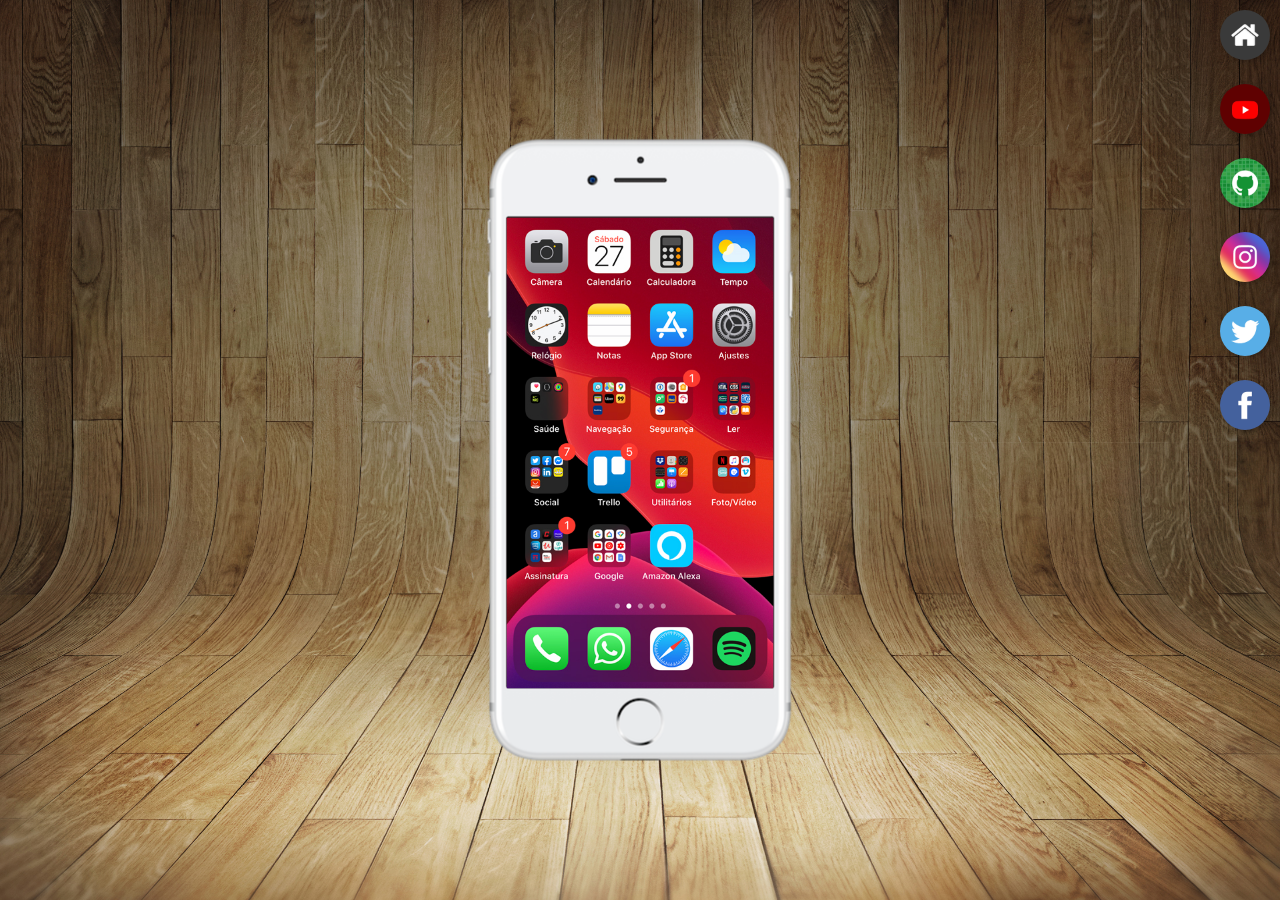
<file: index.html>
<!DOCTYPE html>
<html lang="pt-br">
<head>
    <meta charset="UTF-8">
    <meta name="viewport" content="width=device-width, initial-scale=1.0">
    <title>.:: Redes Sociais ::.</title>
    <link rel="shortcut icon" href="pacote-d013/favicon.ico" type="image/x-icon">
    <link rel="stylesheet" href="estilos/styles.css">
</head>
<body>
    <main>
        <section id="telefone">
            <iframe src="home.html" name="tela" id="tela" frameborder="0">
                <p> Seu navegador não é compatível =( </p>
            </iframe>
        </section>
        <section id="redes-sociais">
            <a href="home.html" target="tela"><img src="pacote-d013/imagens/logo-home.jpg" alt="Home"></a> <br>
            <a href="youtube.html" target="tela"><img src="pacote-d013/imagens/logo-youtube.jpg" alt="YouTube"></a> <br>
            <a href="github.html" target="tela"><img src="pacote-d013/imagens/logo-github.jpg" alt="GitHub"></a> <br>
            <a href="instagram.html" target="tela"><img src="pacote-d013/imagens/logo-instagram.jpg" alt="Instagram"></a> <br>
            <a href="twitter.html" target="tela"><img src="pacote-d013/imagens/logo-twitter.jpg" alt="Twitter"></a> <br>
            <a href="facebook.html" target="tela"><img src="pacote-d013/imagens/logo-facebook.jpg" alt="Facebook"></a>
        </section>
    </main>
</body>
</html>
</file>
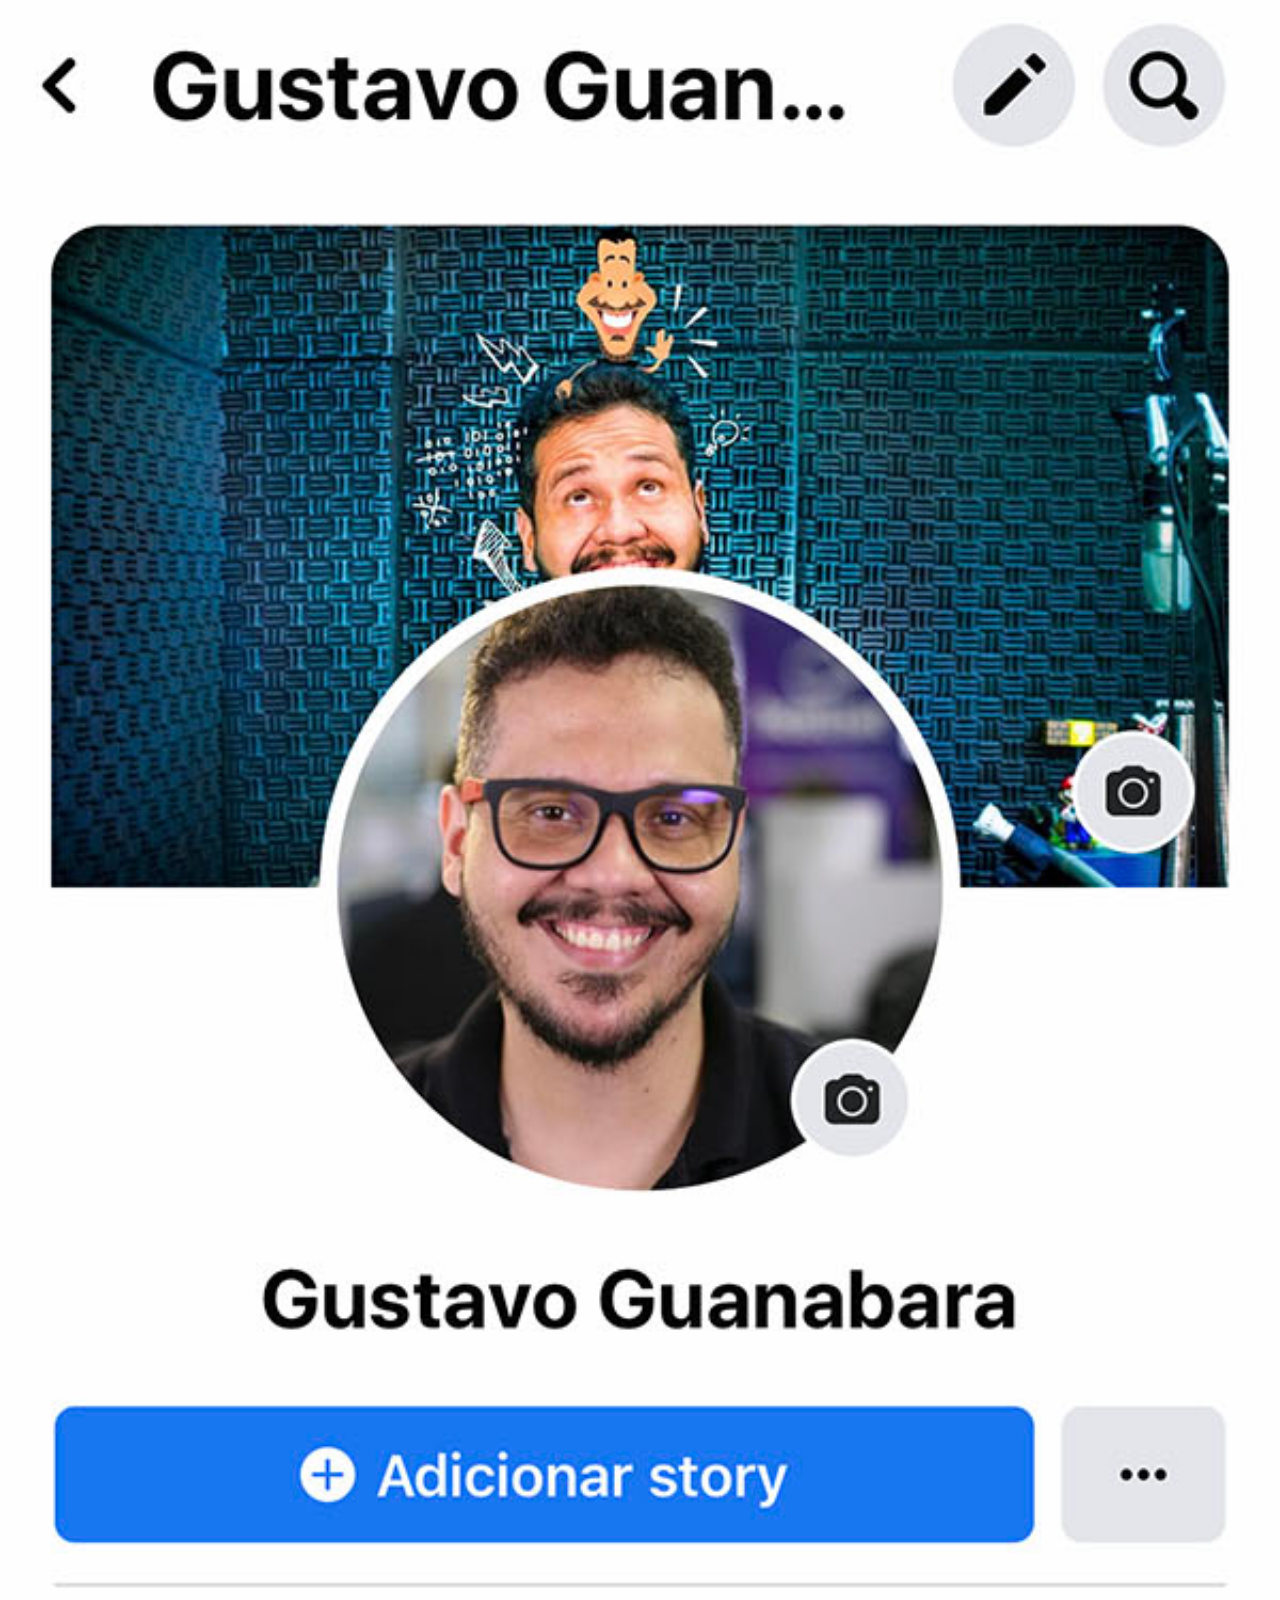
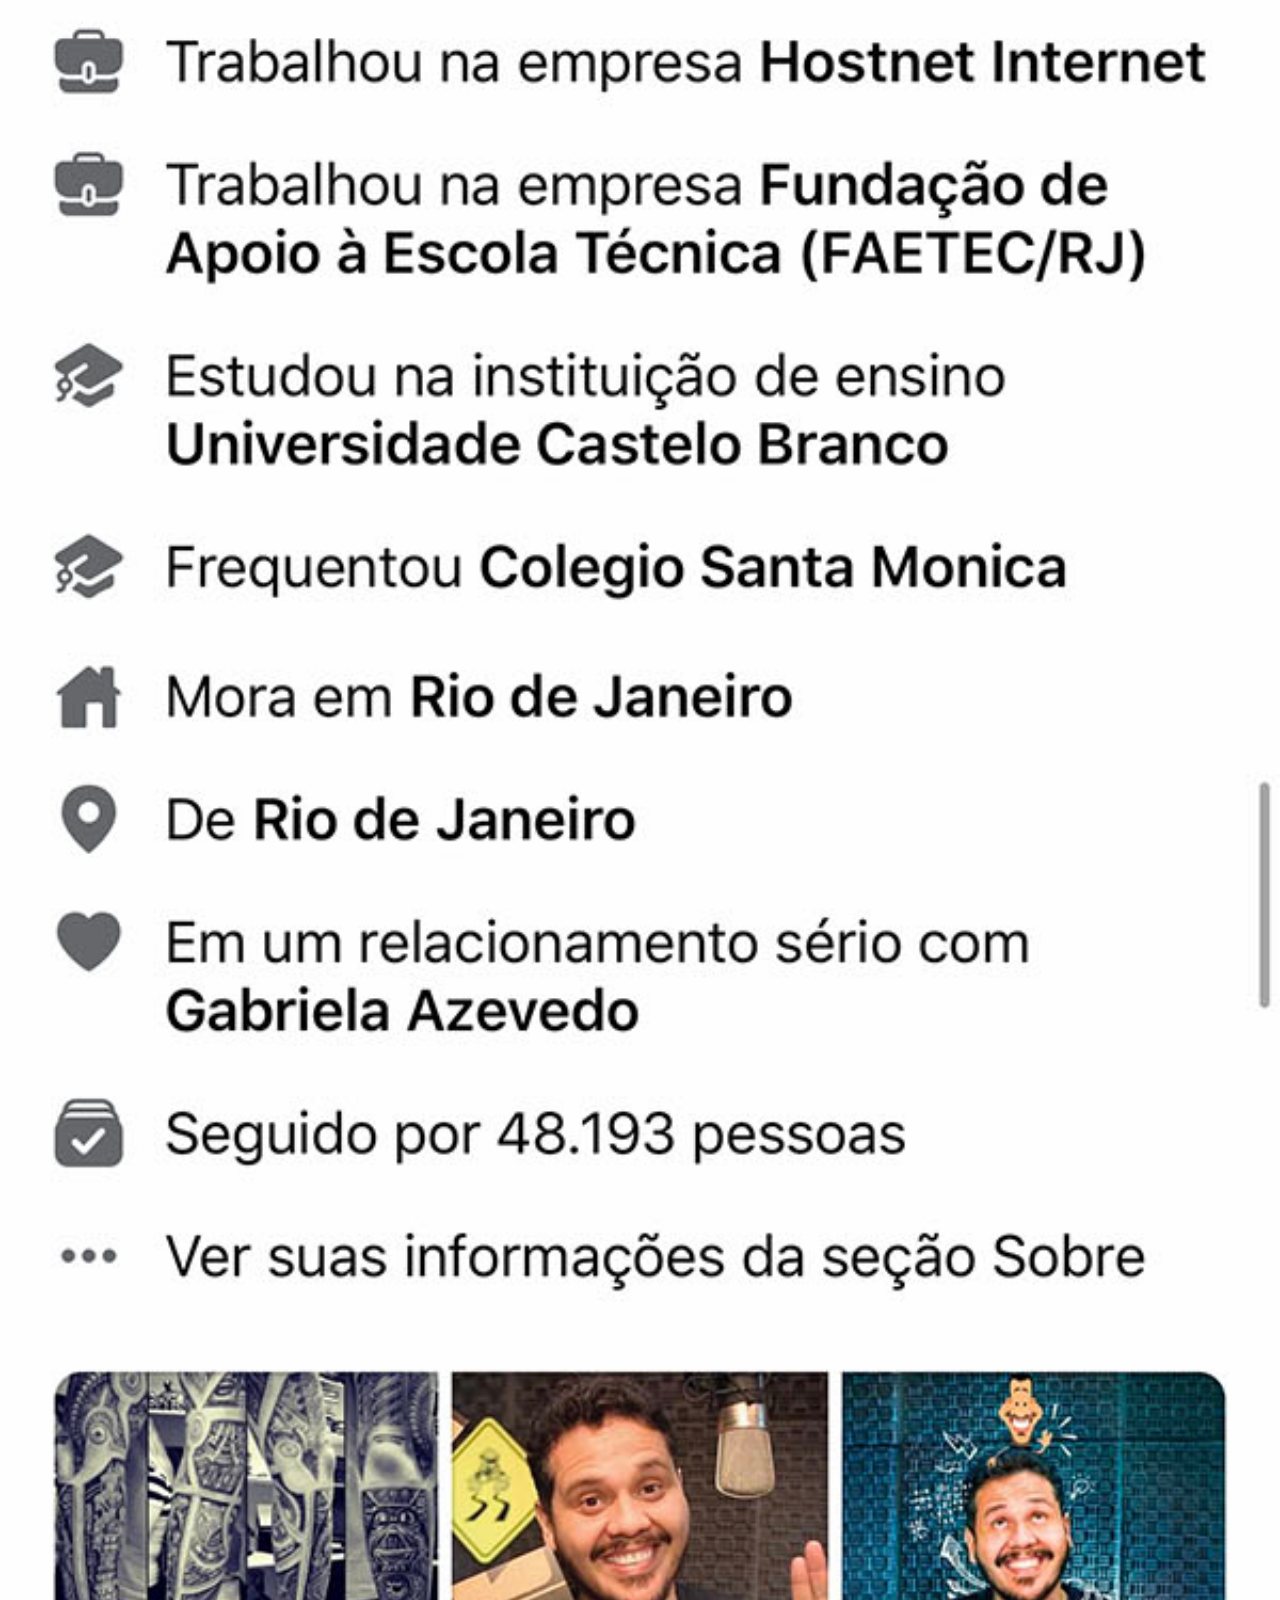
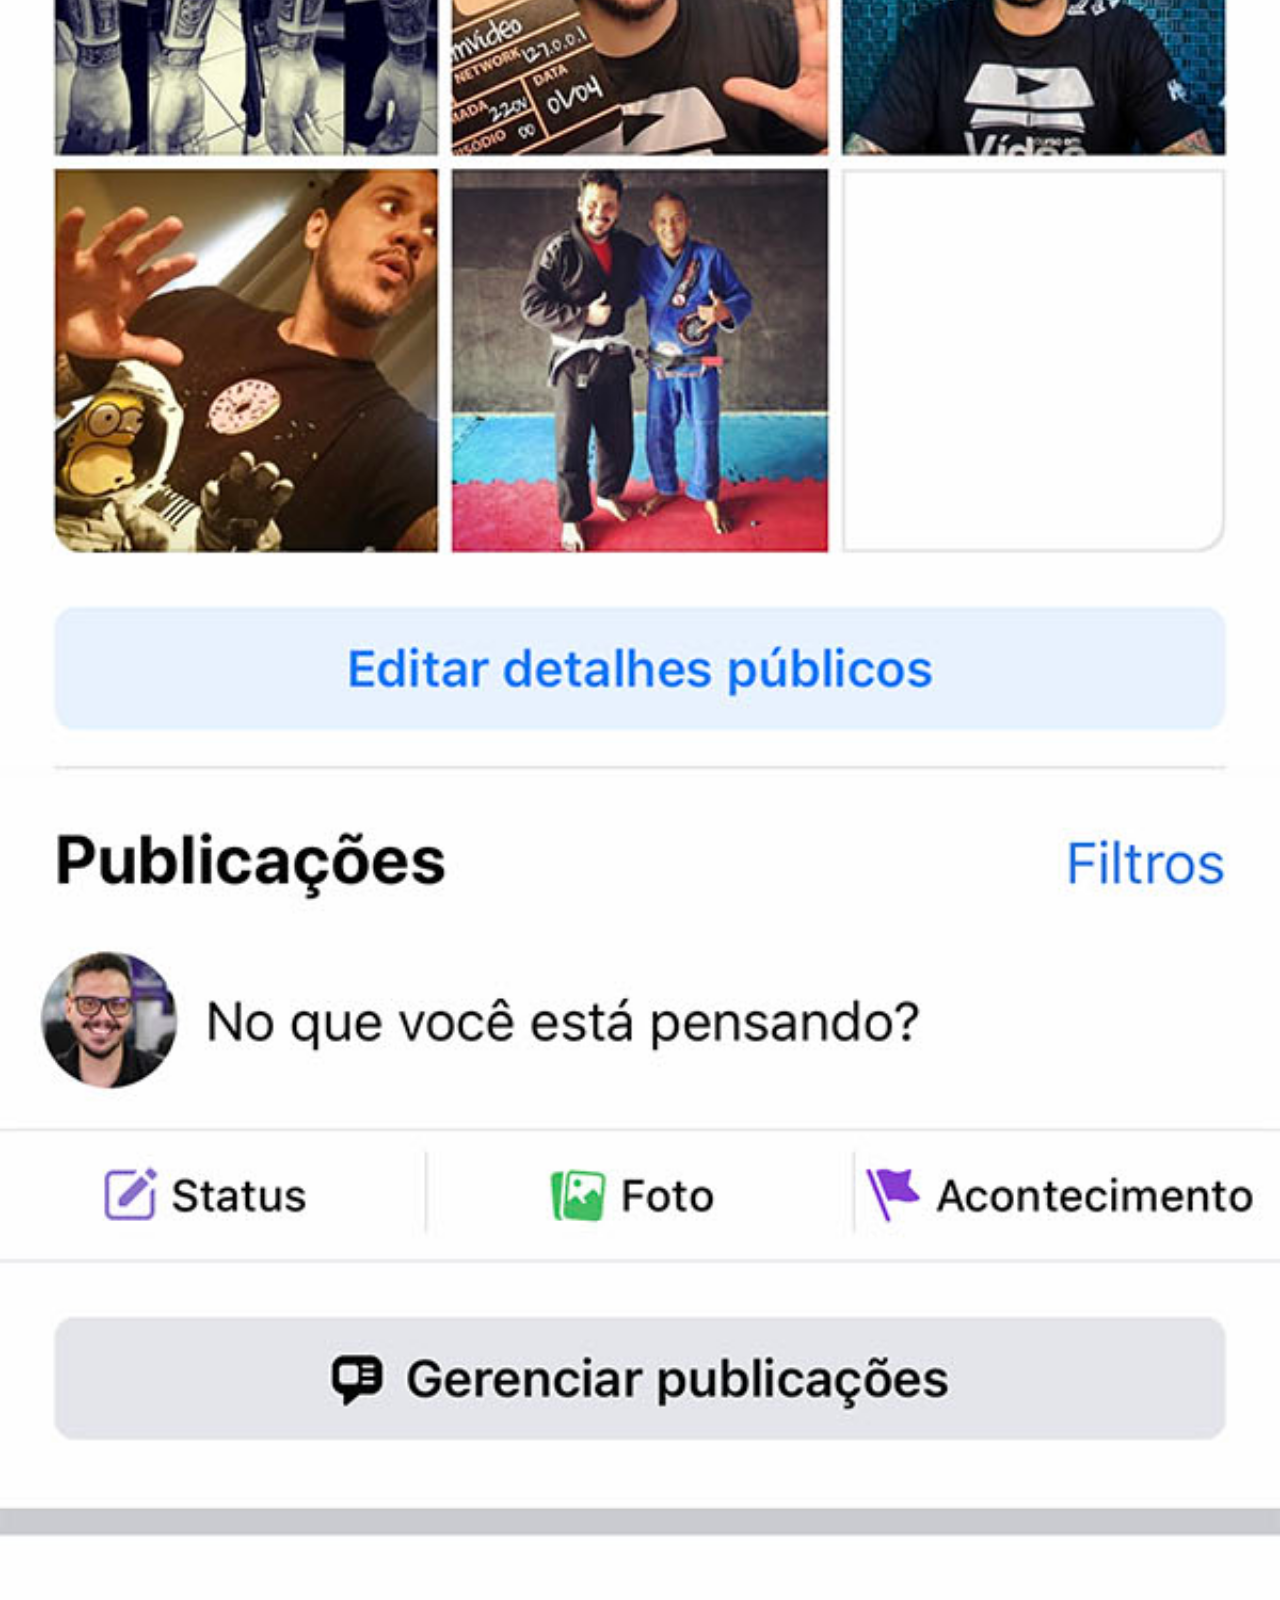
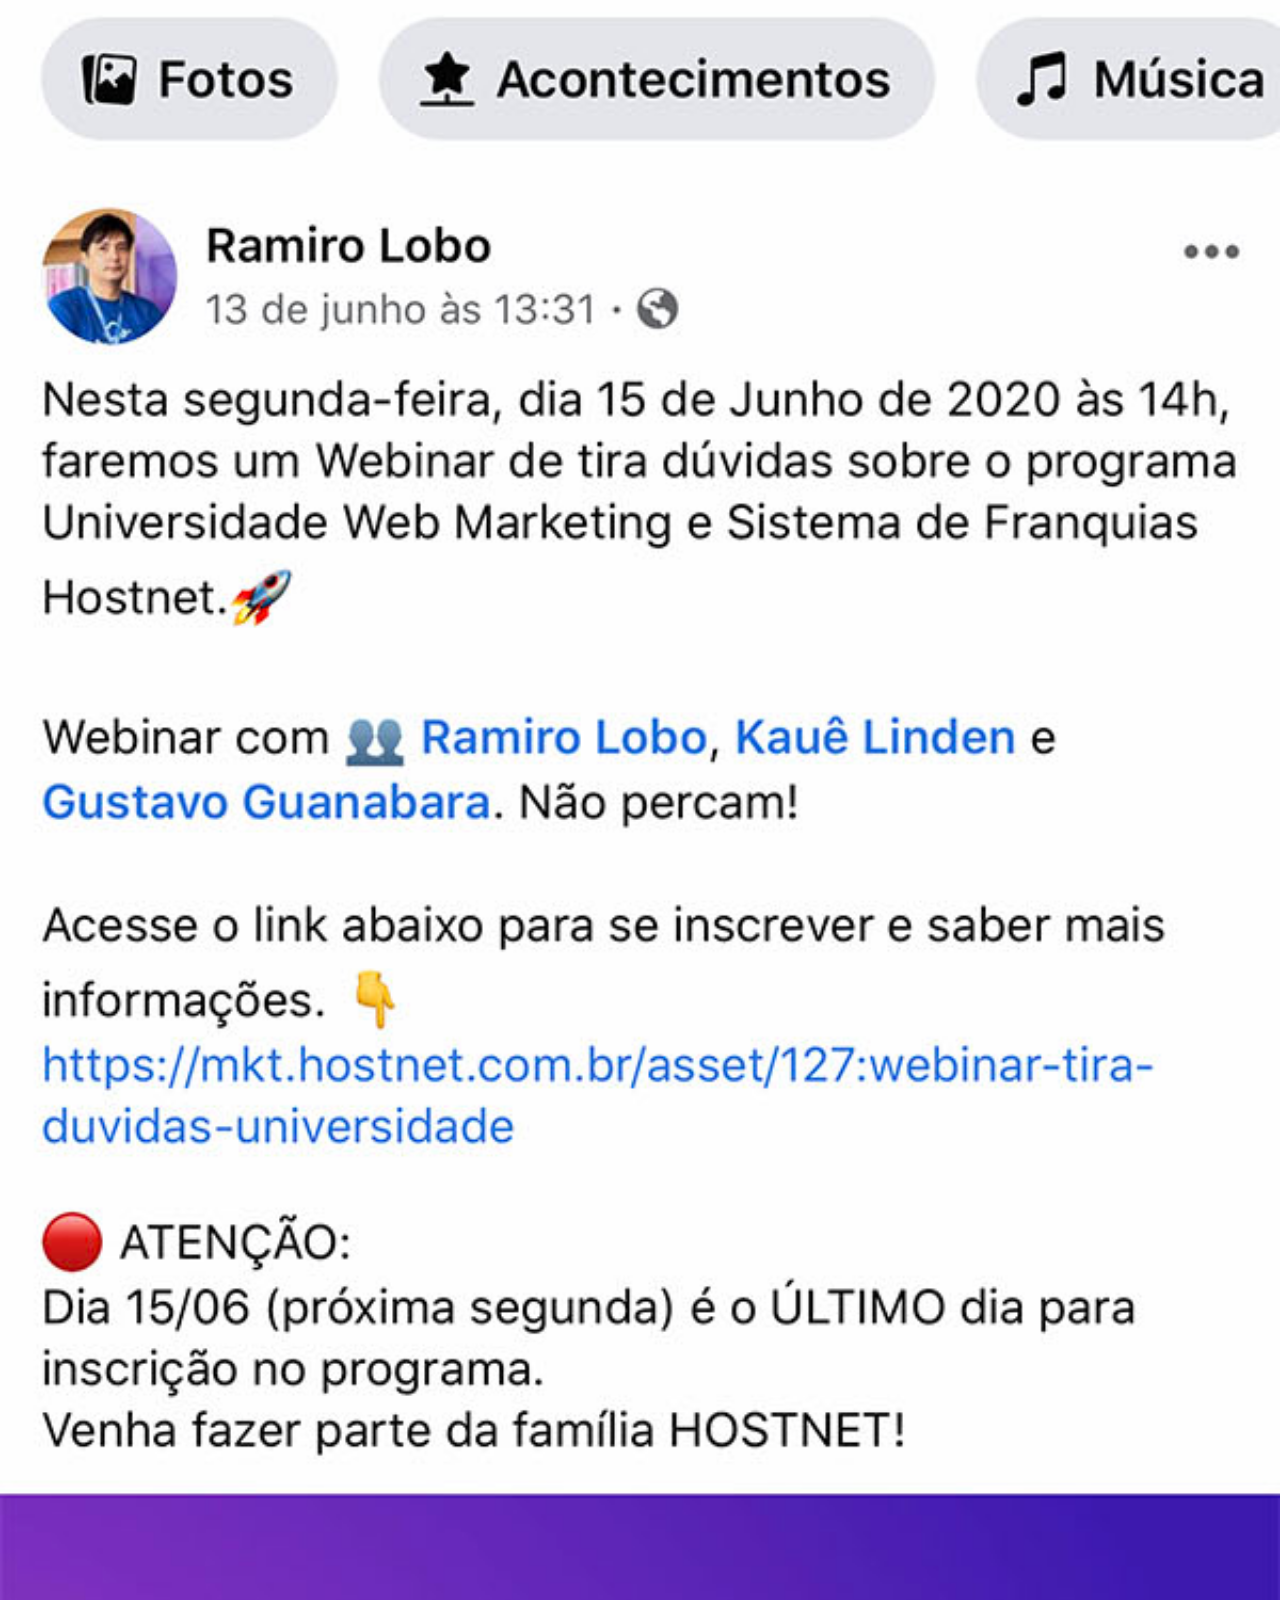
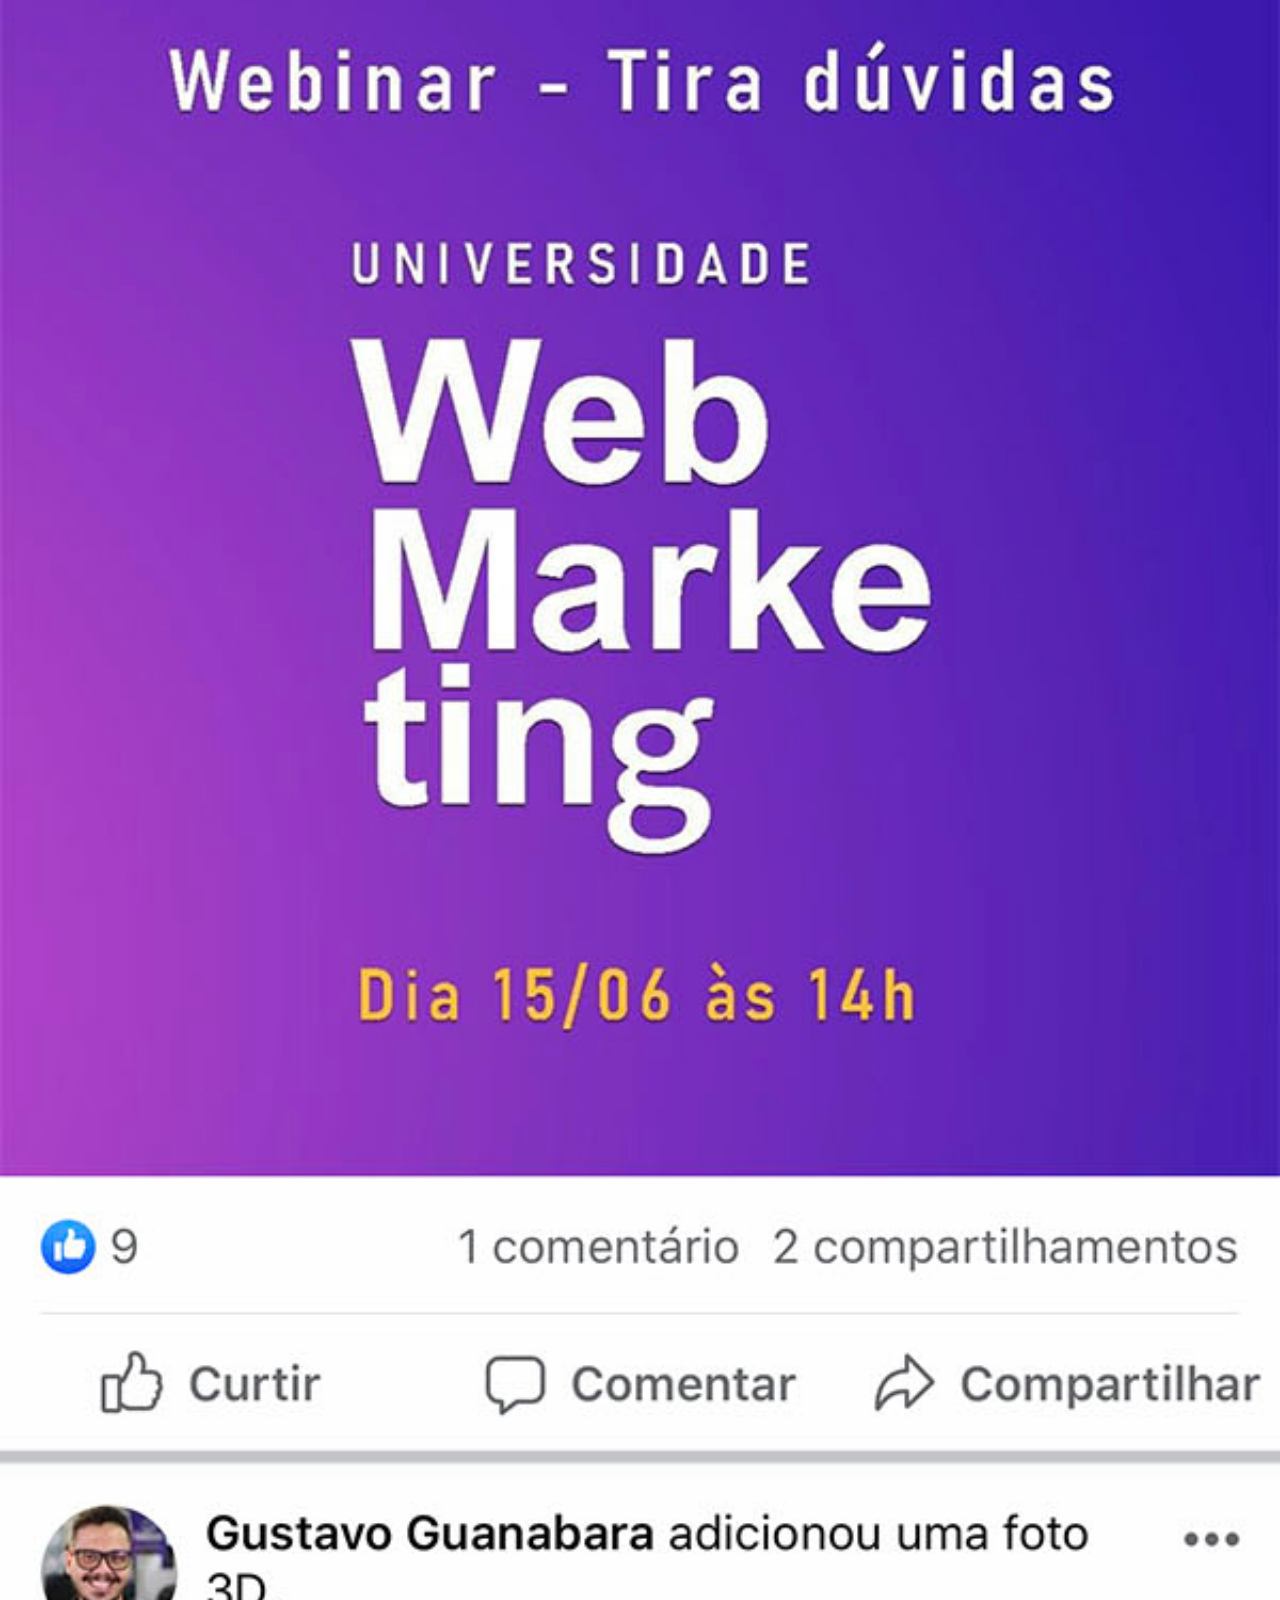
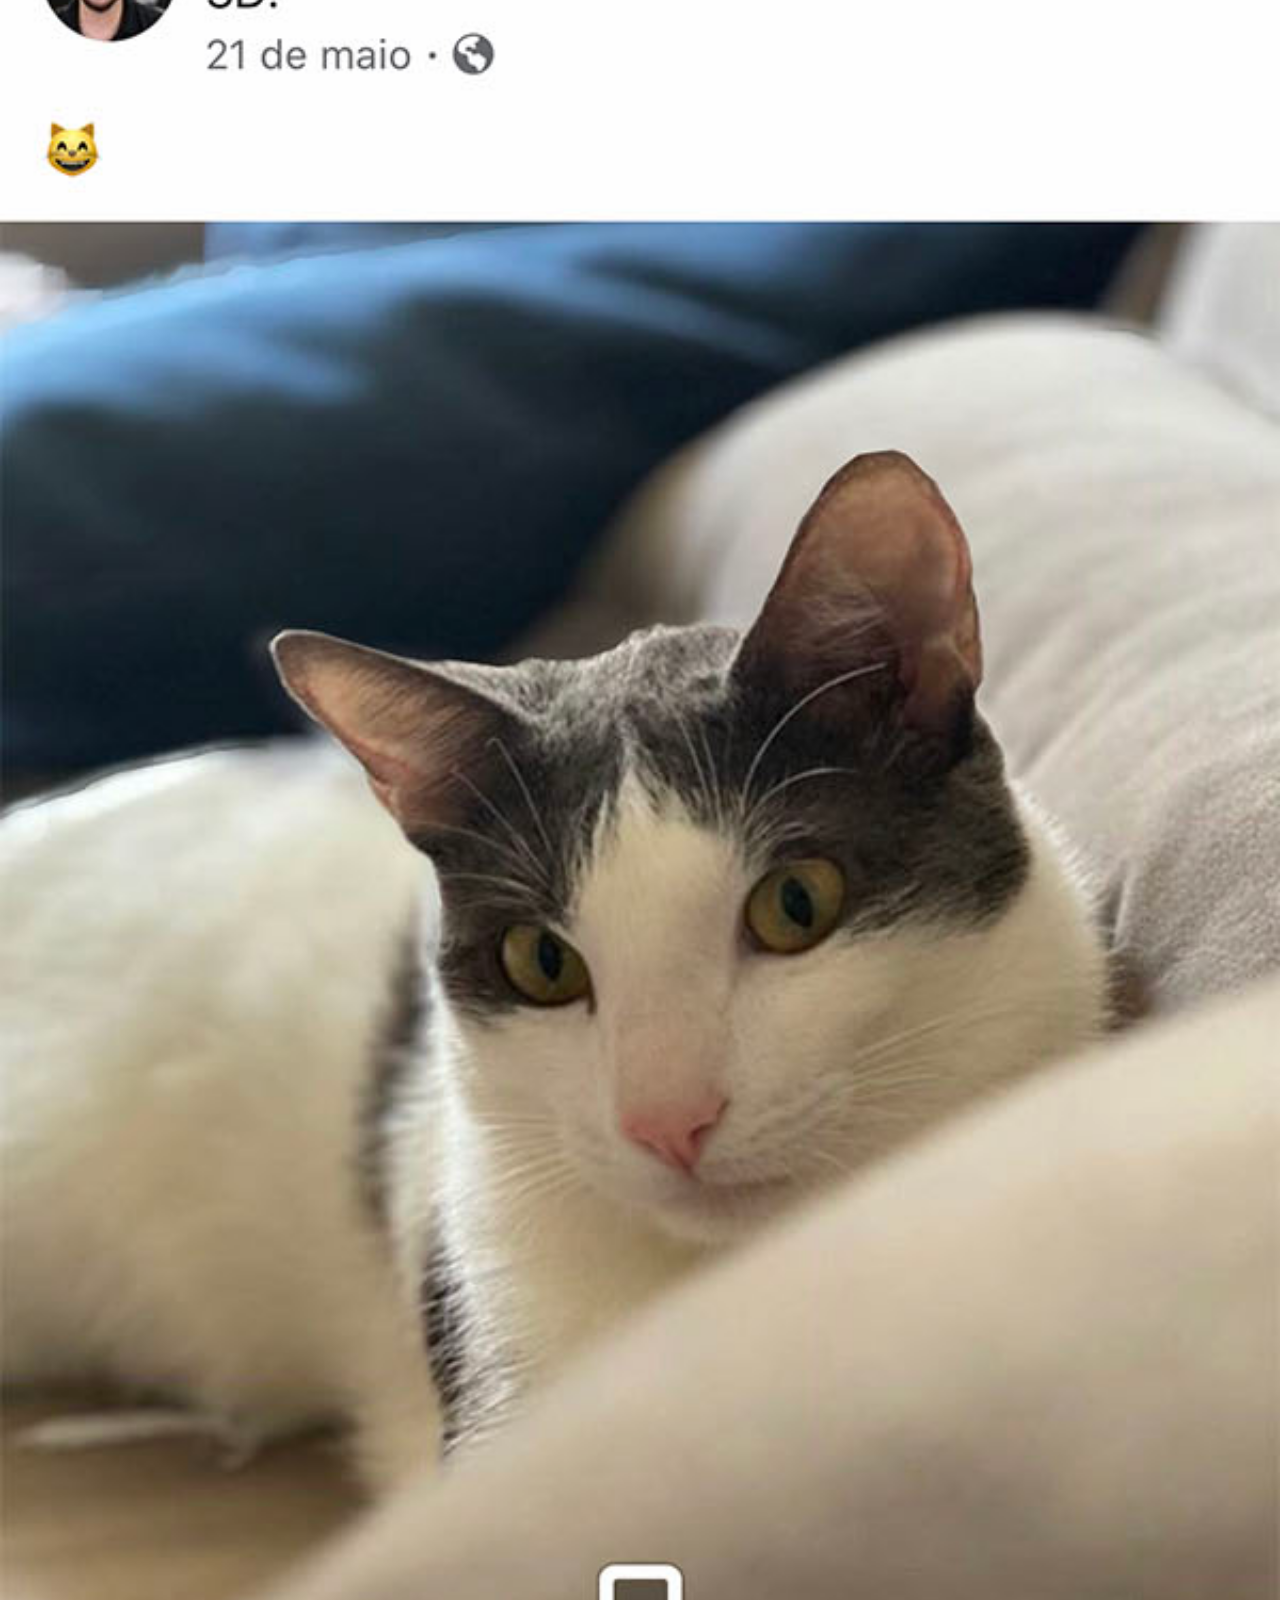
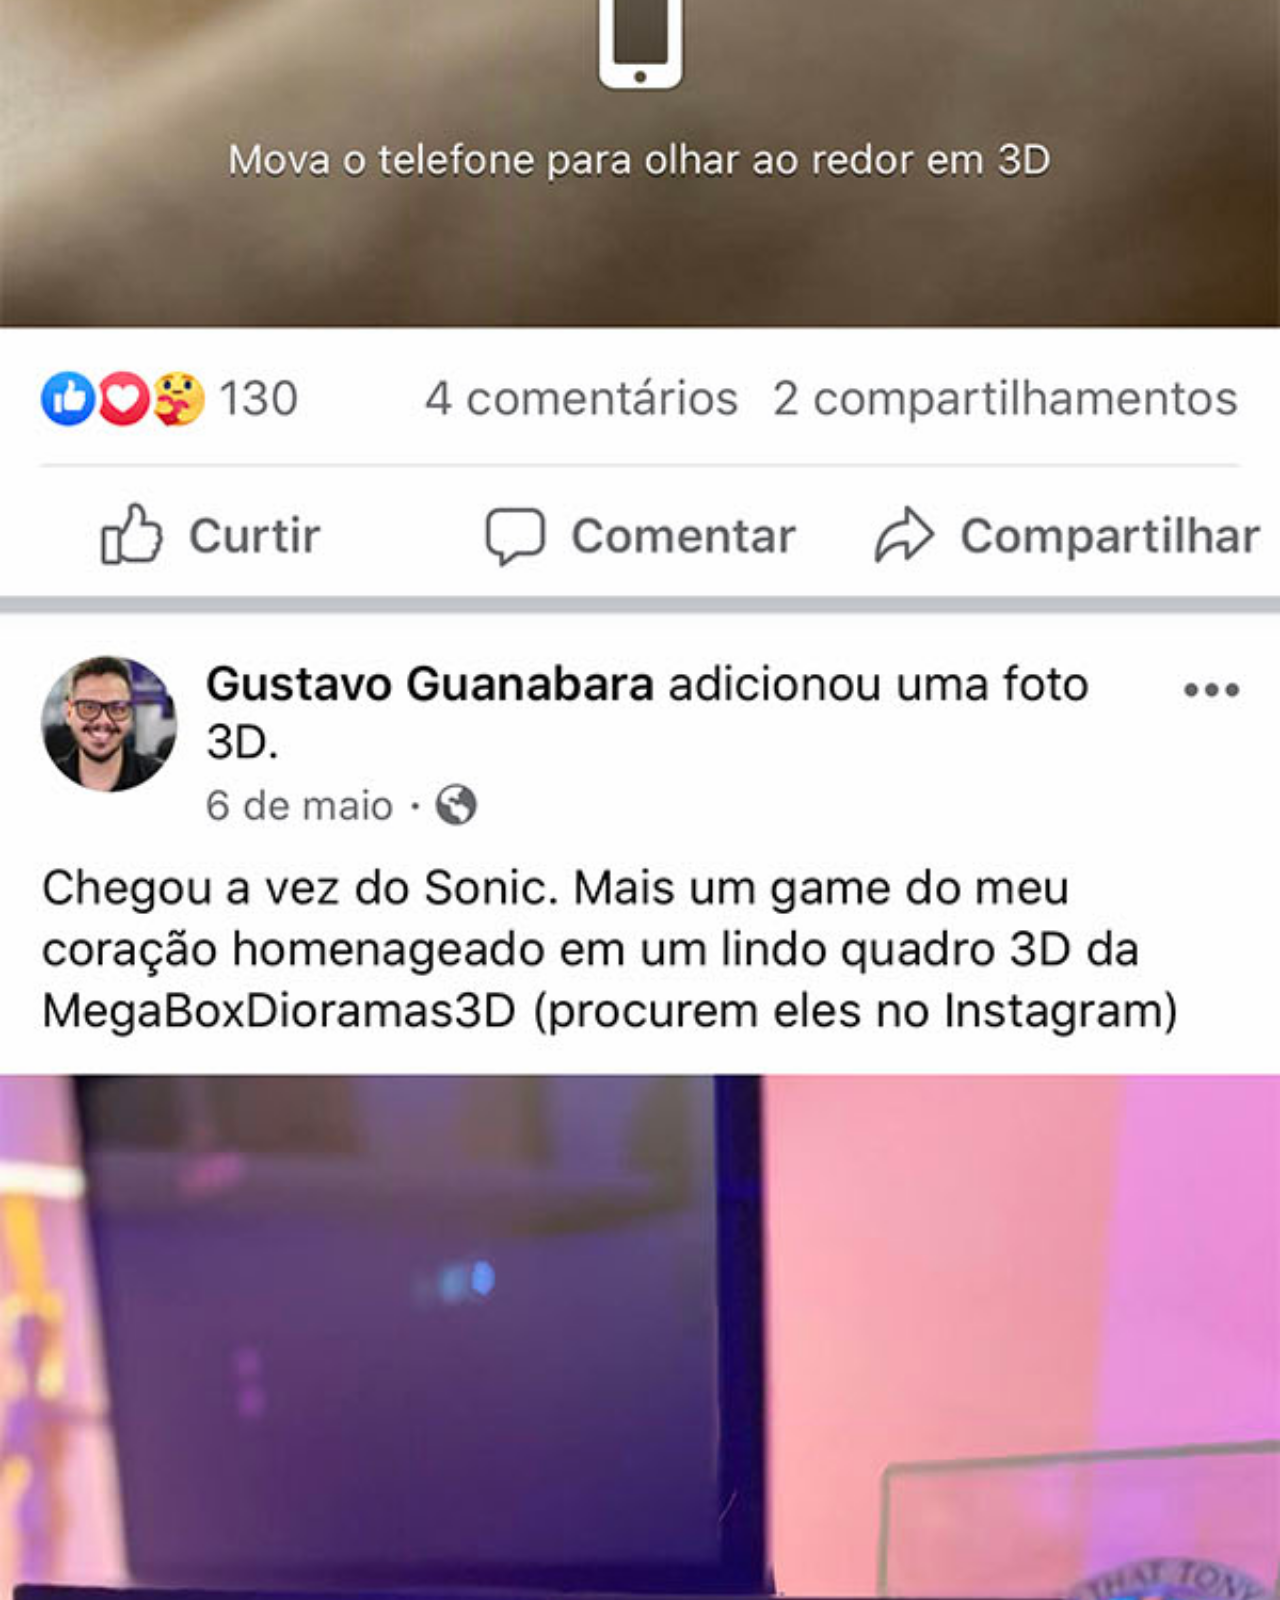
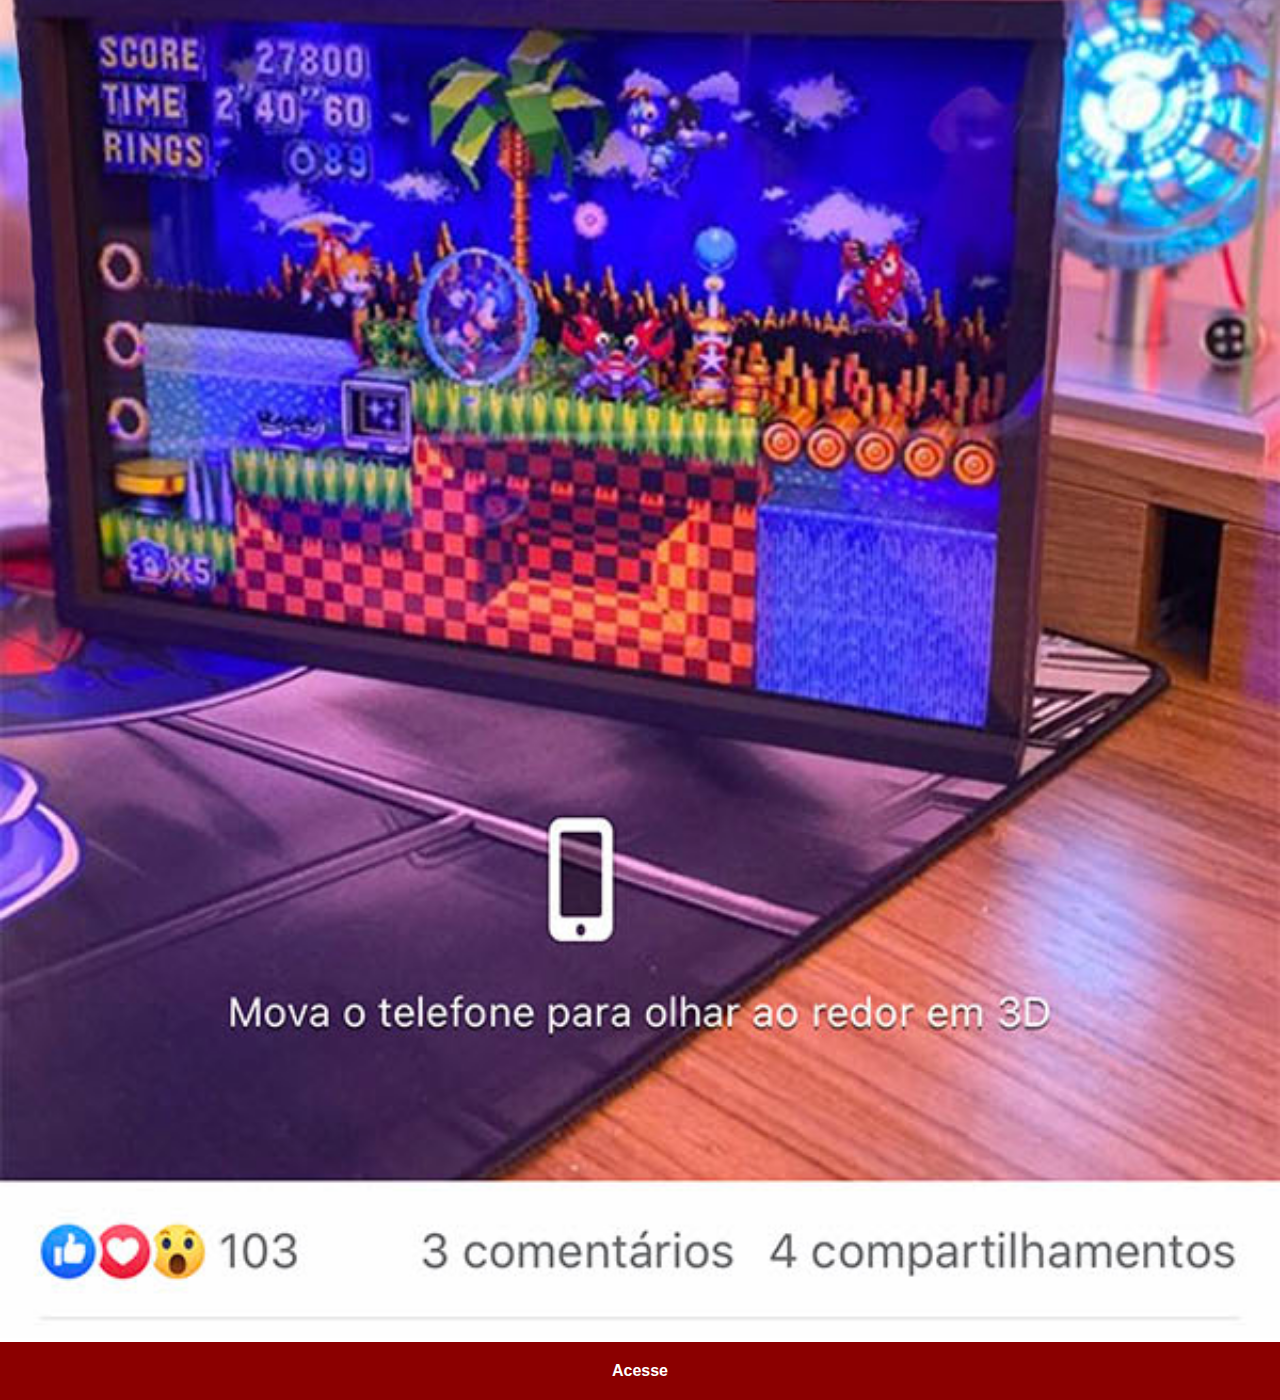
<file: facebook.html>
<!DOCTYPE html>
<html lang="pt-br">
<head>
    <meta charset="UTF-8">
    <meta name="viewport" content="width=device-width, initial-scale=1.0">
    <title>.:: FaceBook ::.</title>
    <link rel="stylesheet" href="estilos/social.css">
</head>
<body>
    <img src="pacote-d013/imagens/tela-facebook.jpg" alt="FaceBook">
    <a href="https://web.facebook.com/gustavoguanabara/?locale=pt_BR&_rdc=1&_rdr" target="_blank"> Acesse </a>
</body>
</html>
</file>
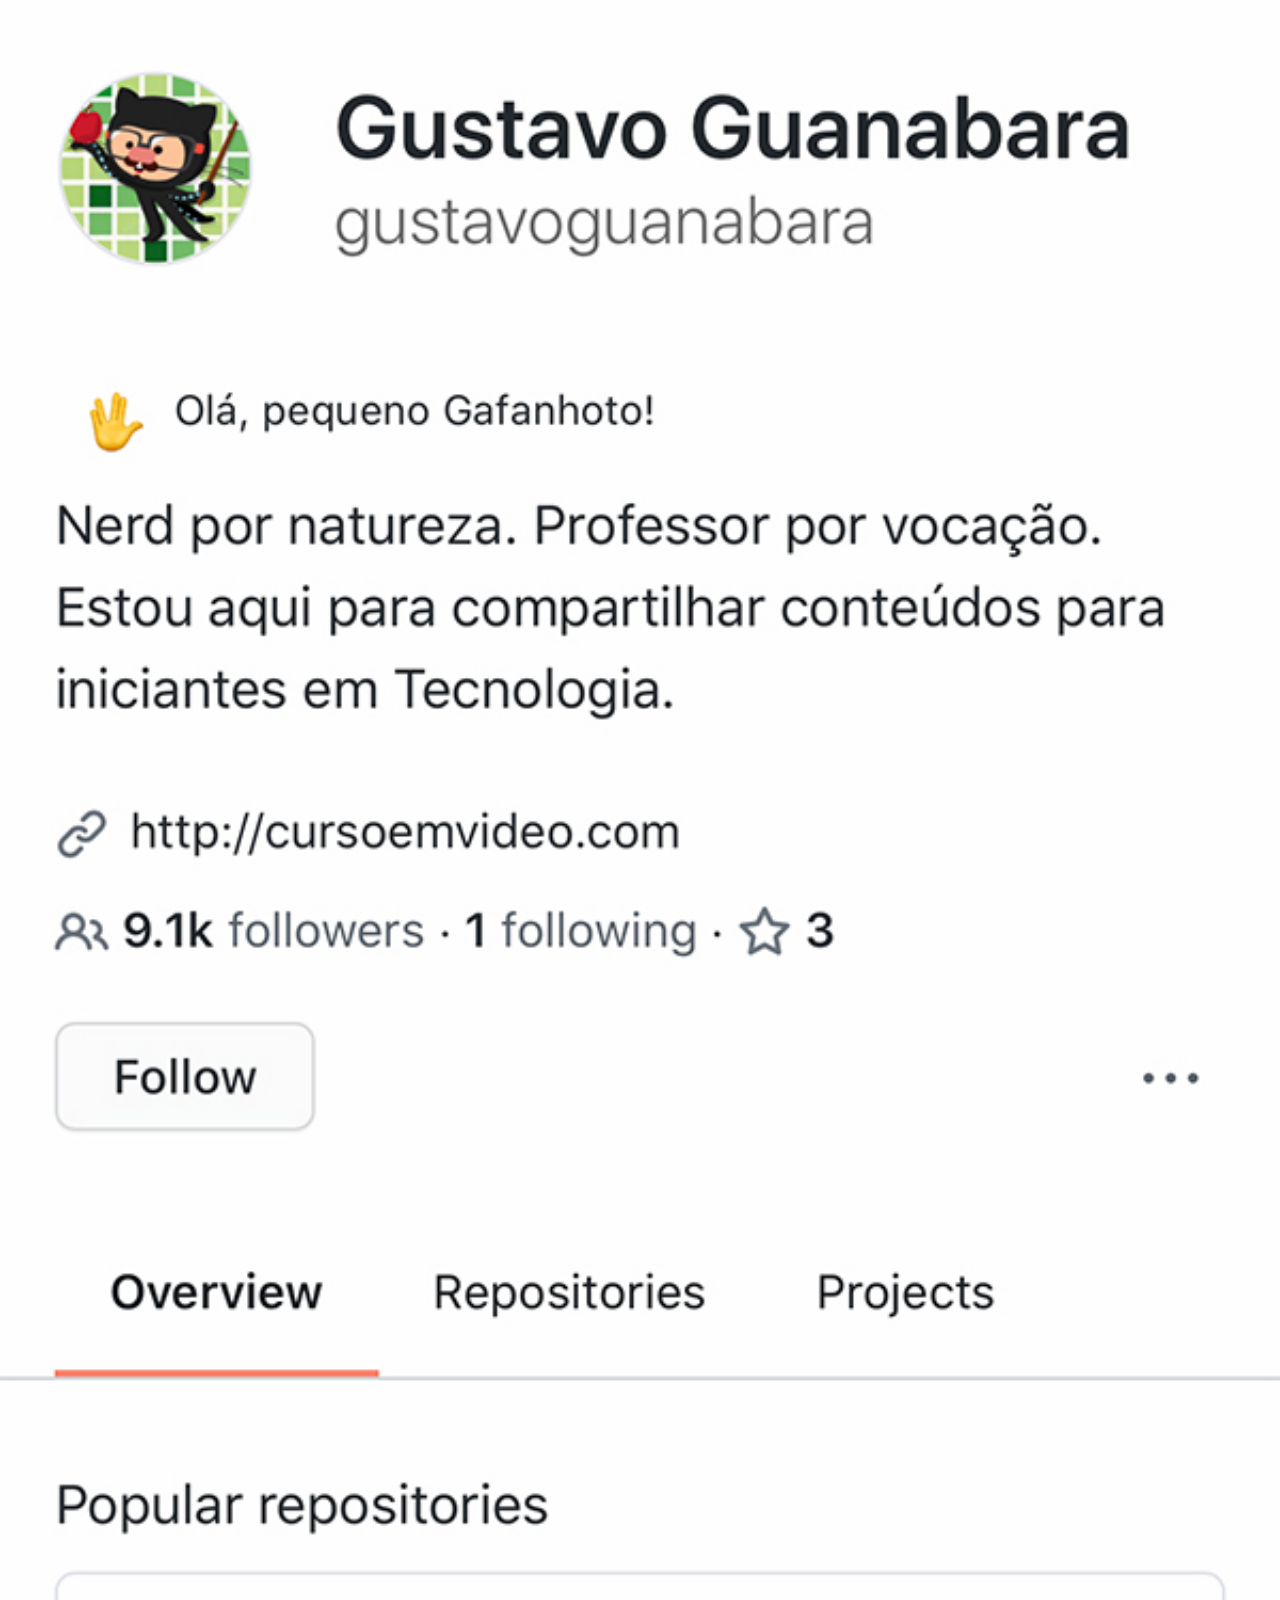
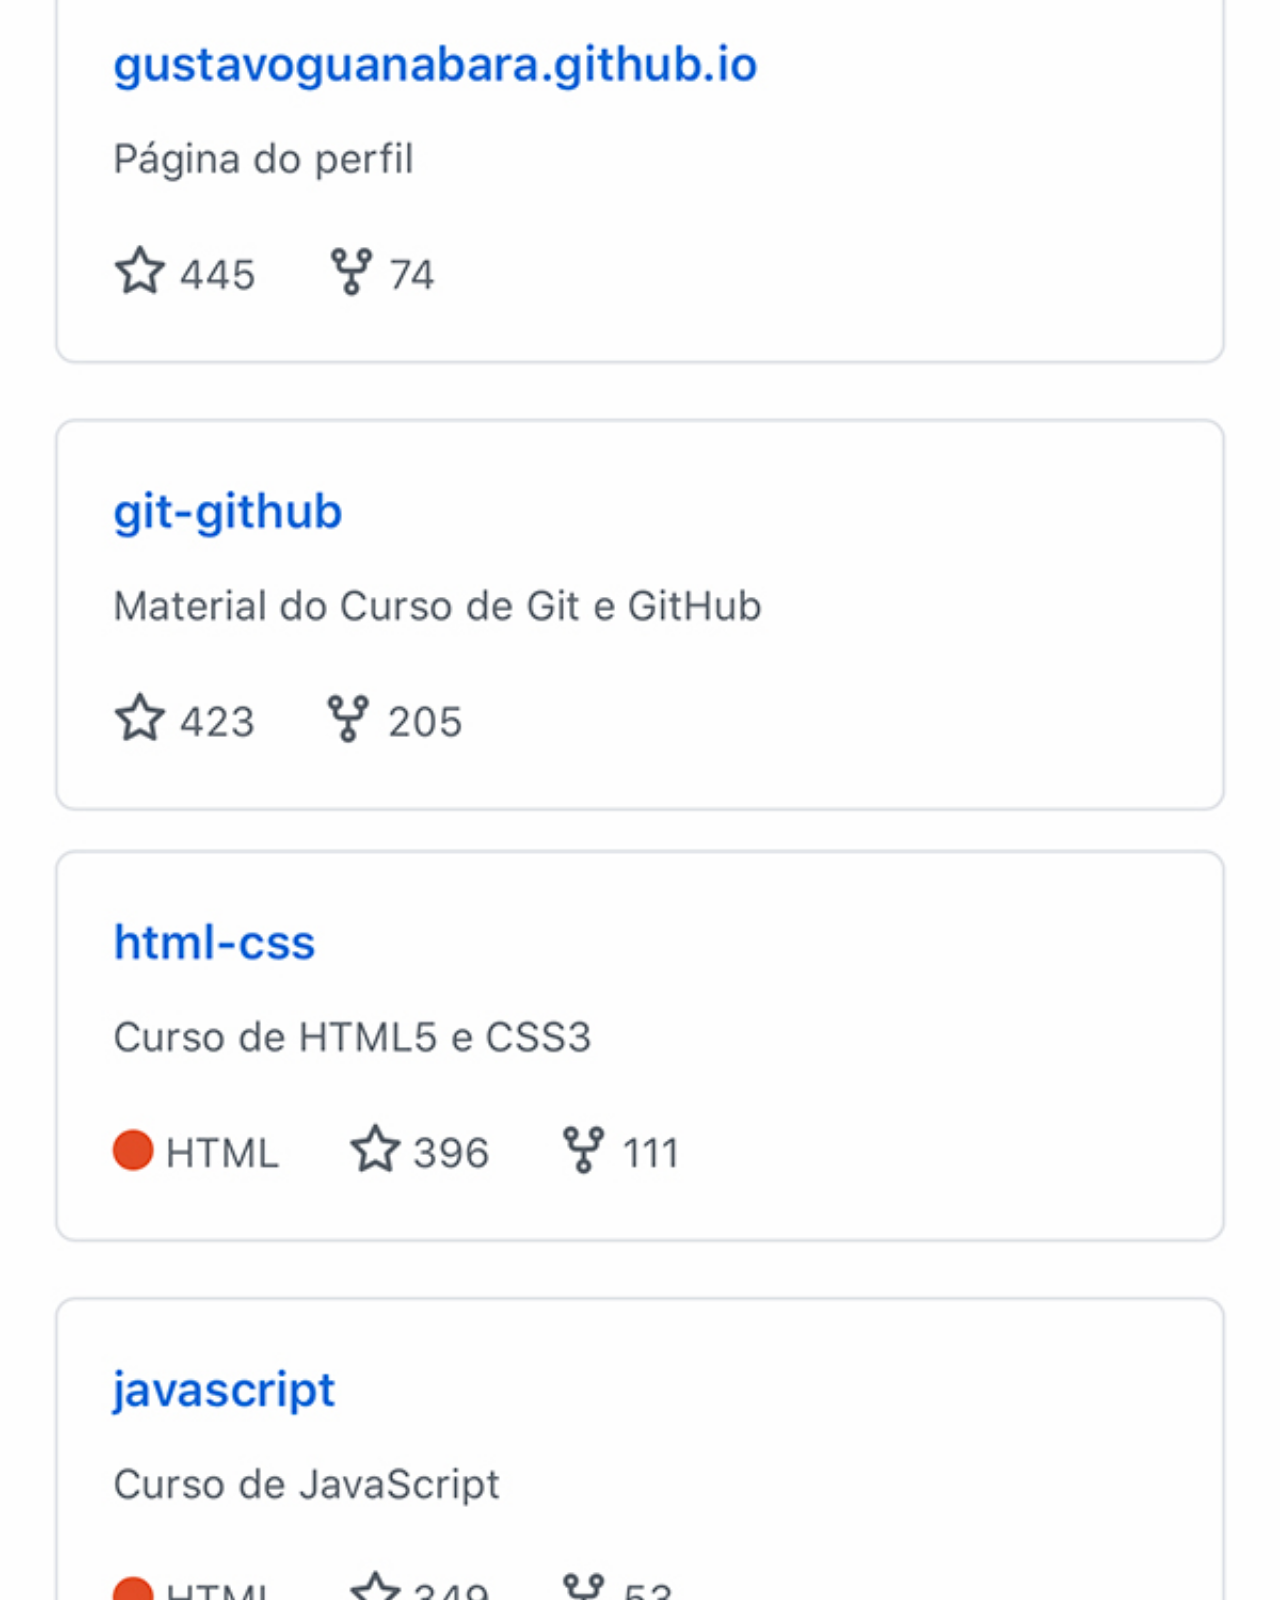
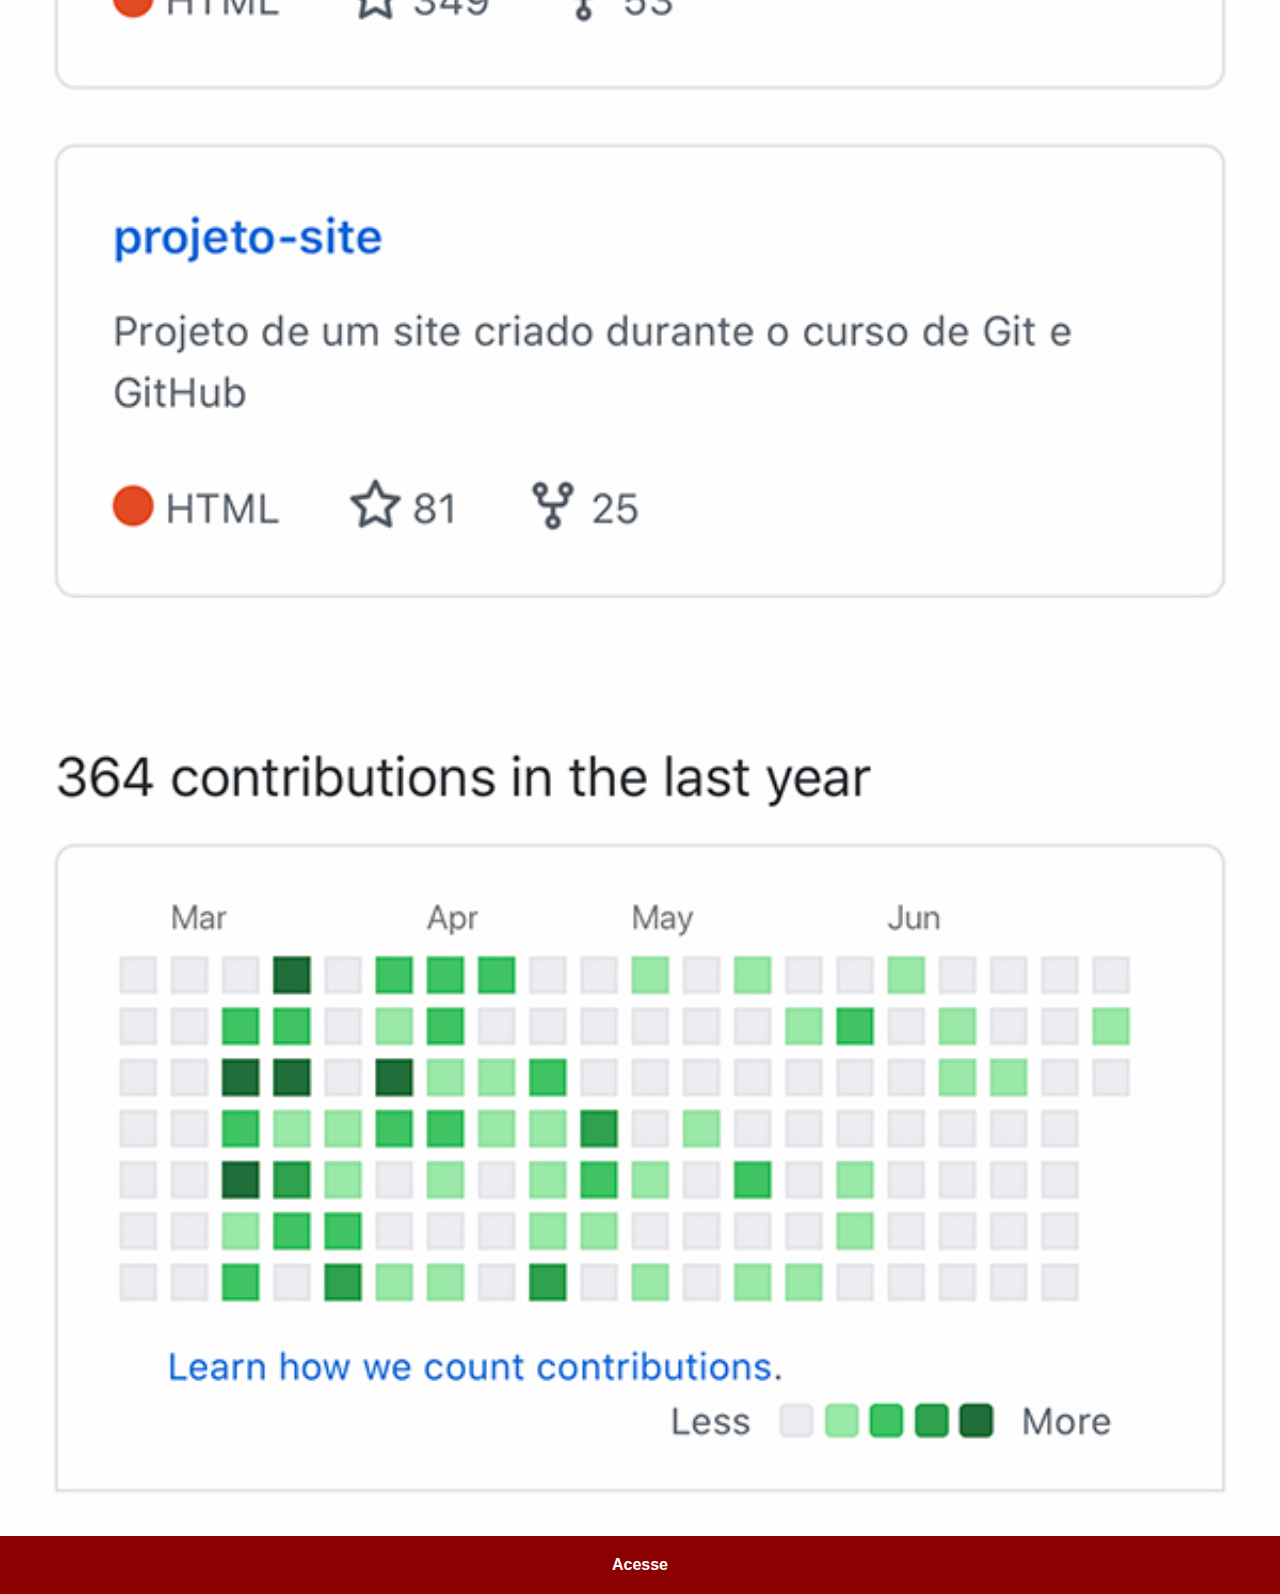
<file: github.html>
<!DOCTYPE html>
<html lang="pt-br">
<head>
    <meta charset="UTF-8">
    <meta name="viewport" content="width=device-width, initial-scale=1.0">
    <title>.:: GitHub ::.</title>
    <link rel="stylesheet" href="estilos/social.css">
</head>
<body>
    <img src="pacote-d013/imagens/tela-github.jpg" alt="GitHub">
    <a href="https://github.com/gustavoguanabara/html-css" target="_blank"> Acesse </a>
</body>
</html>
</file>
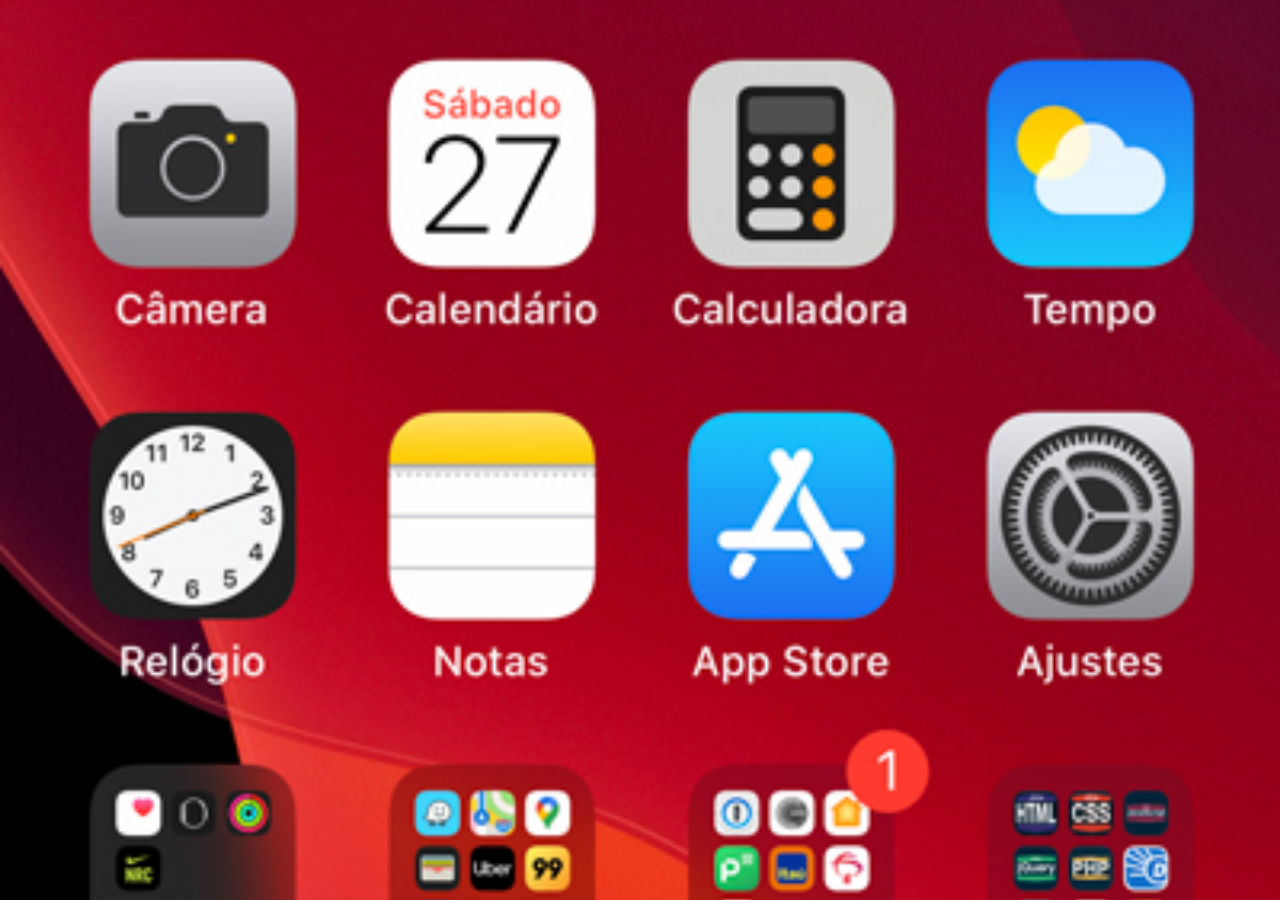
<file: home.html>
<!DOCTYPE html>
<html lang="pt-br">
<head>
    <meta charset="UTF-8">
    <meta name="viewport" content="width=device-width, initial-scale=1.0">
    <title>.:: Home ::.</title>
    <style>
        * {
            margin: 0px;
            padding: 0px;
        }
        body {
           height: 100vh;
           width: 100vw;
           background-image: url(pacote-d013/imagens/tela-home.jpg); 
           background-repeat: no-repeat;
           background-position: top center;
           background-size: cover;
        }
    </style>
</head>
<body>
    
</body>
</html>
</file>
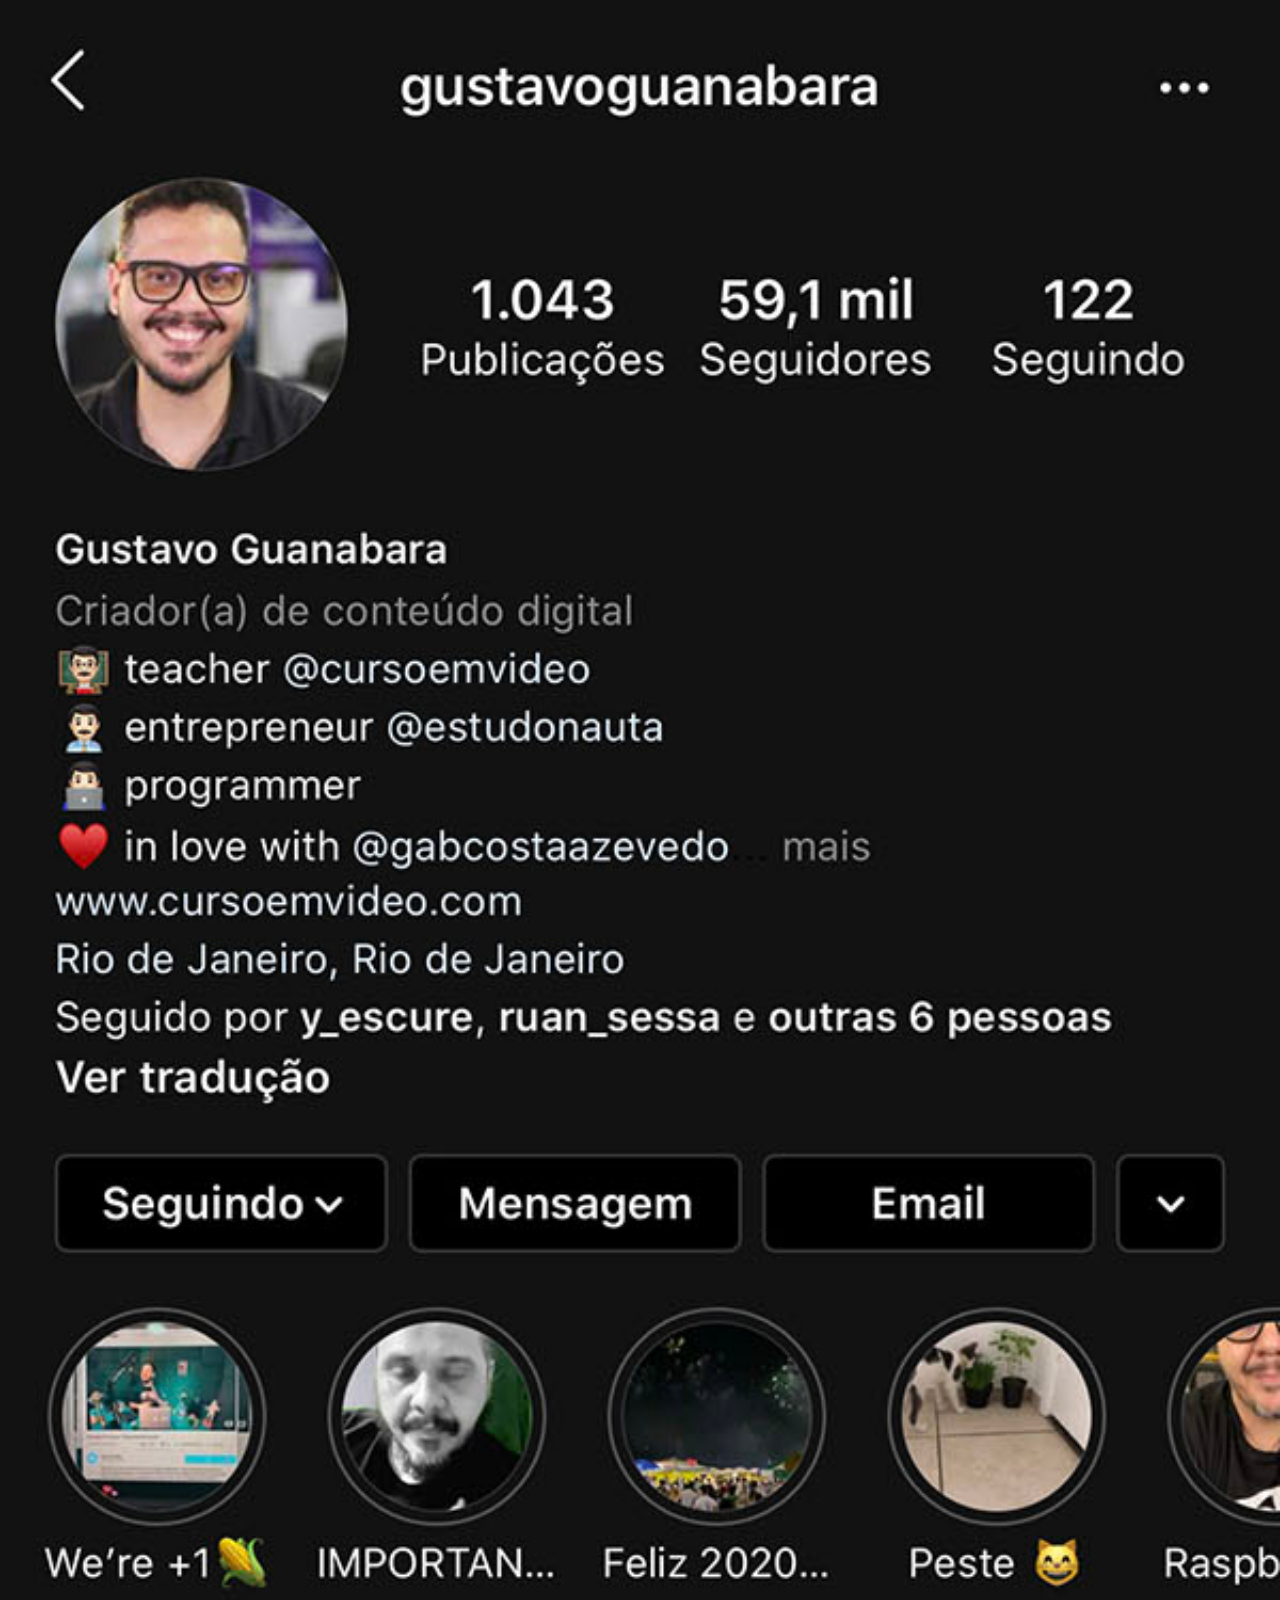
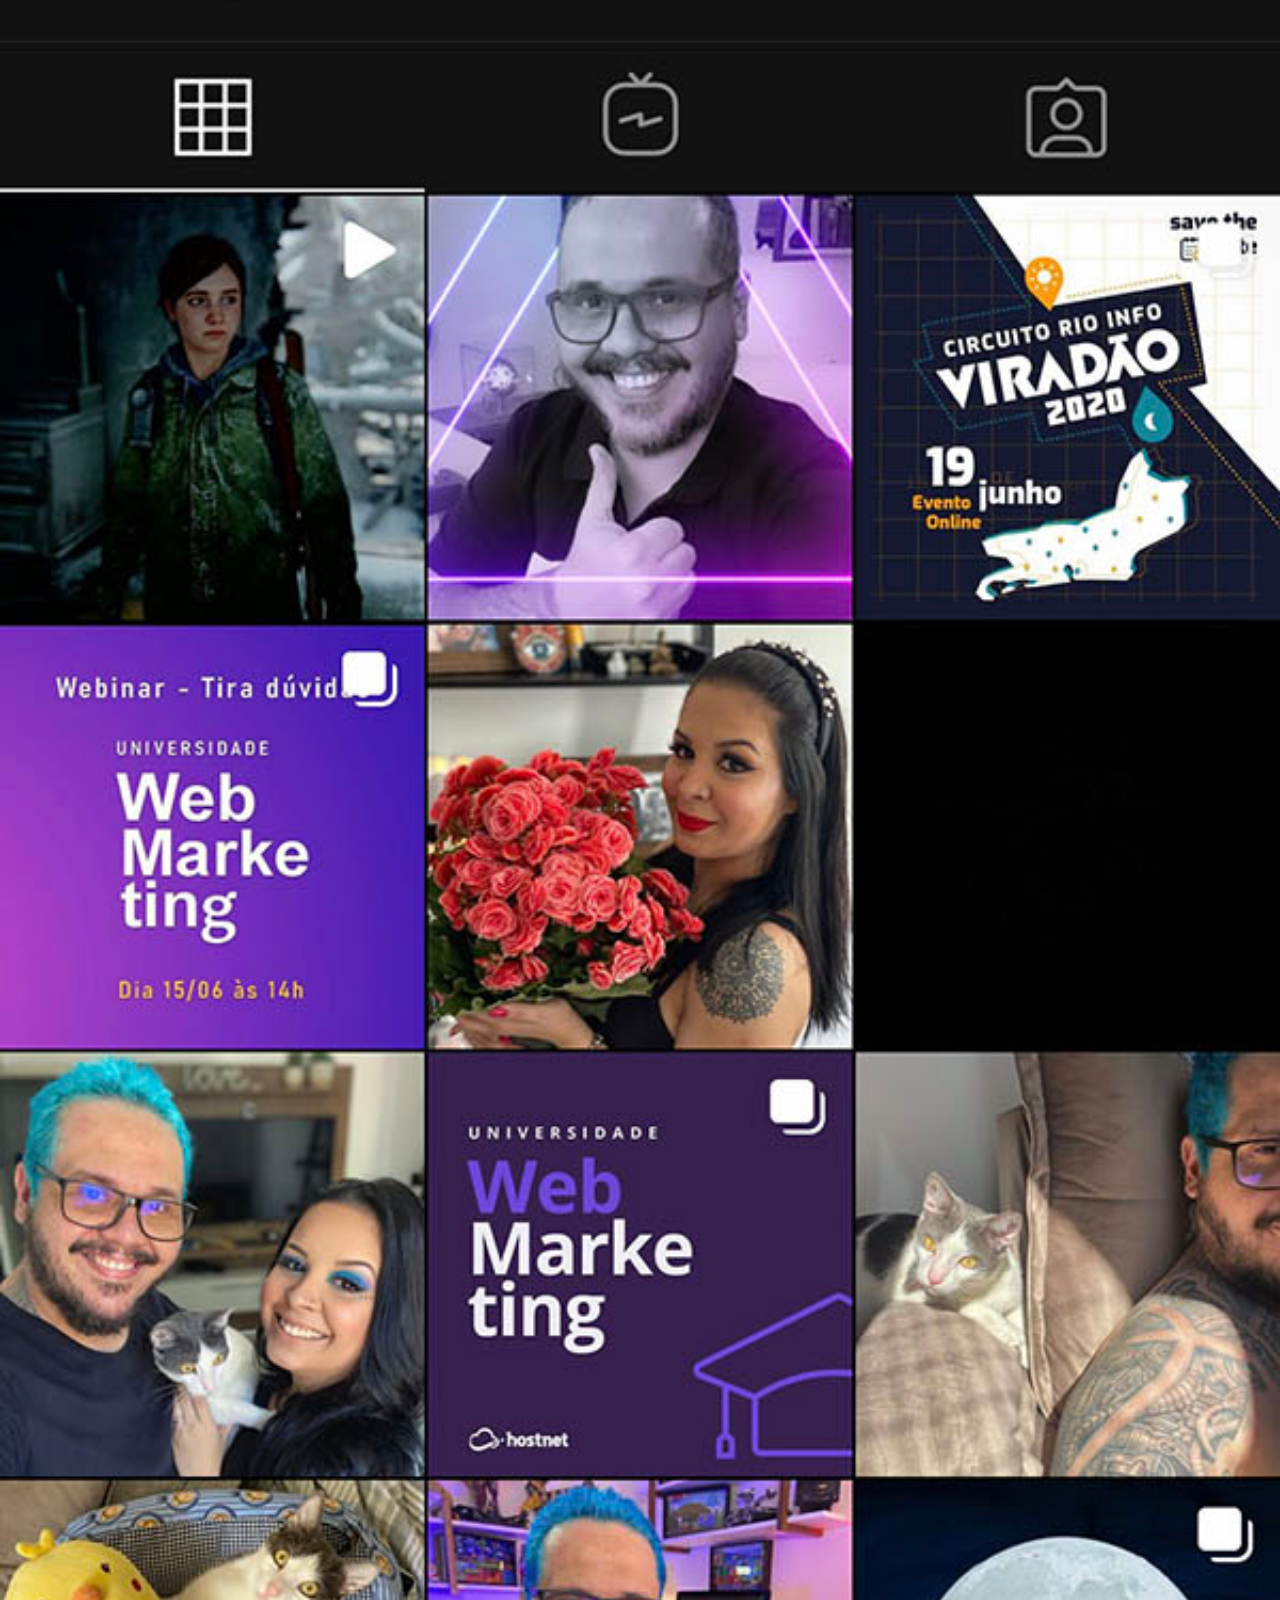
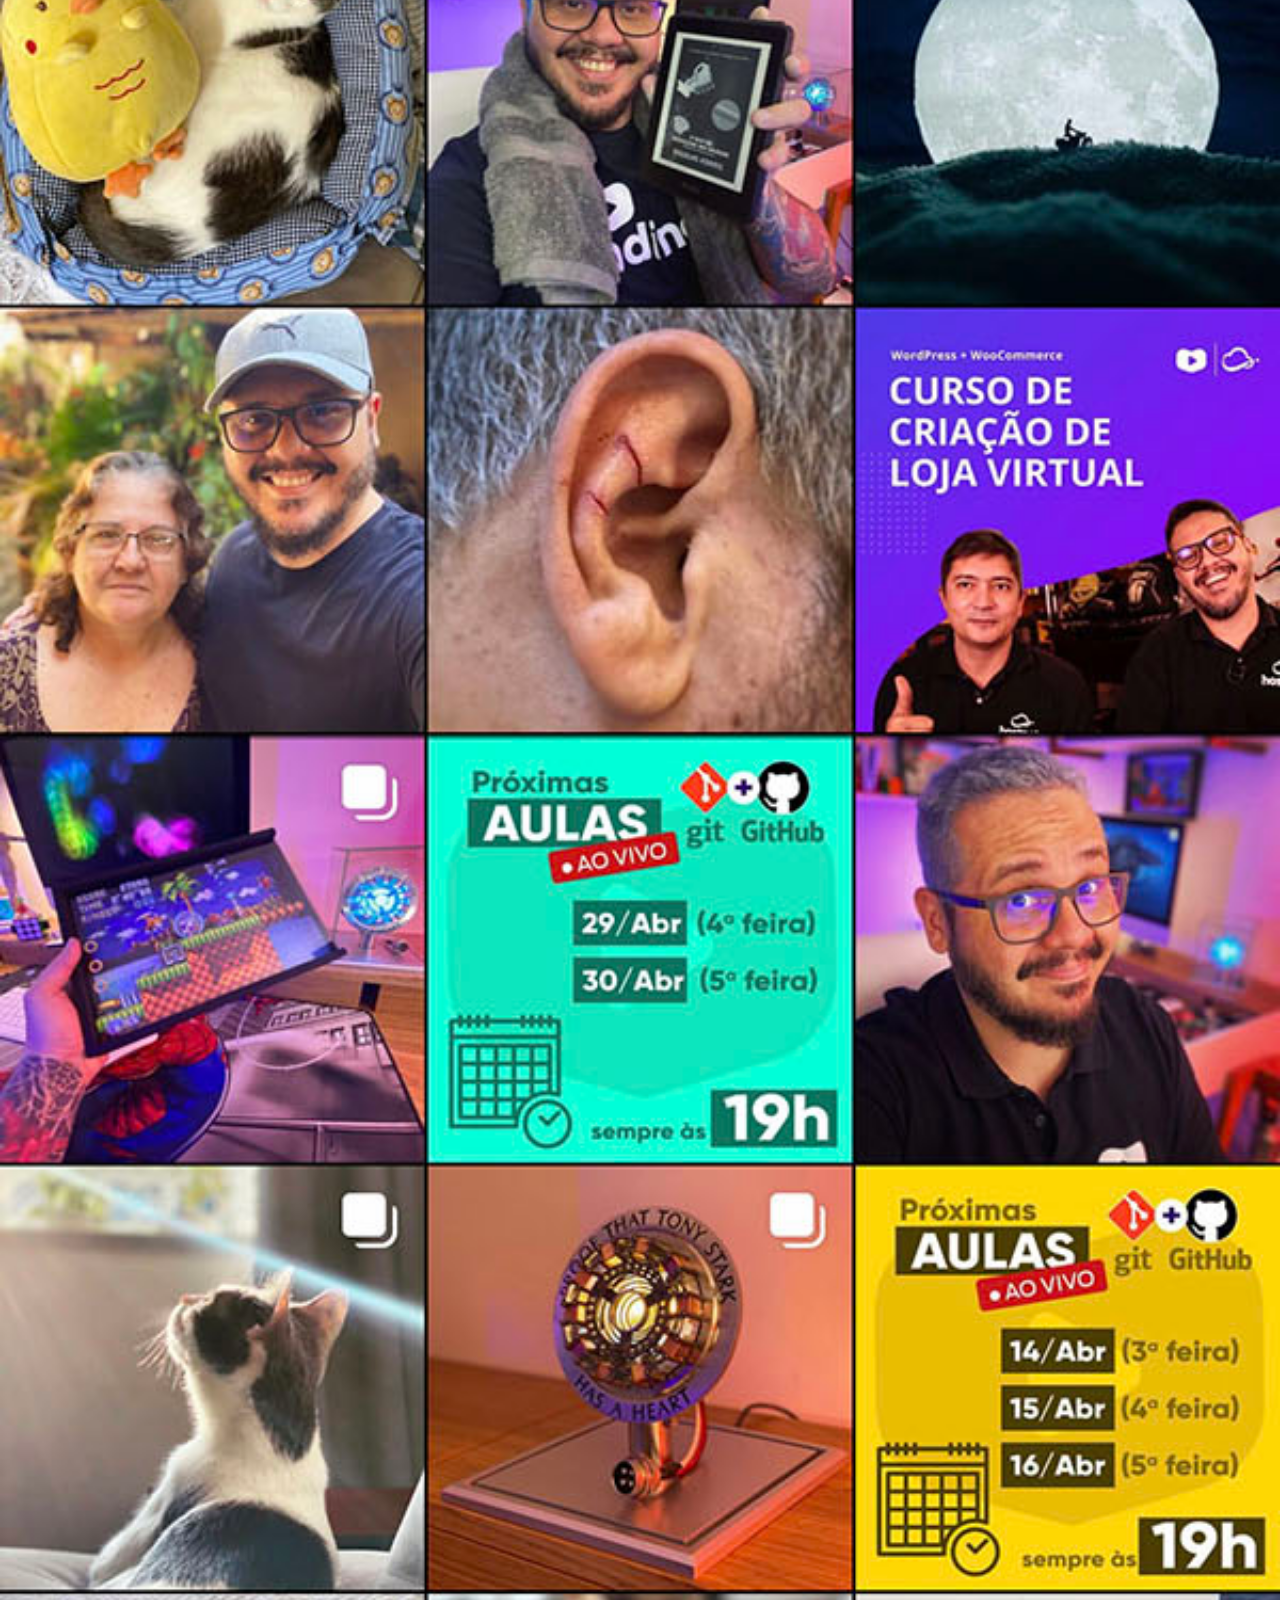
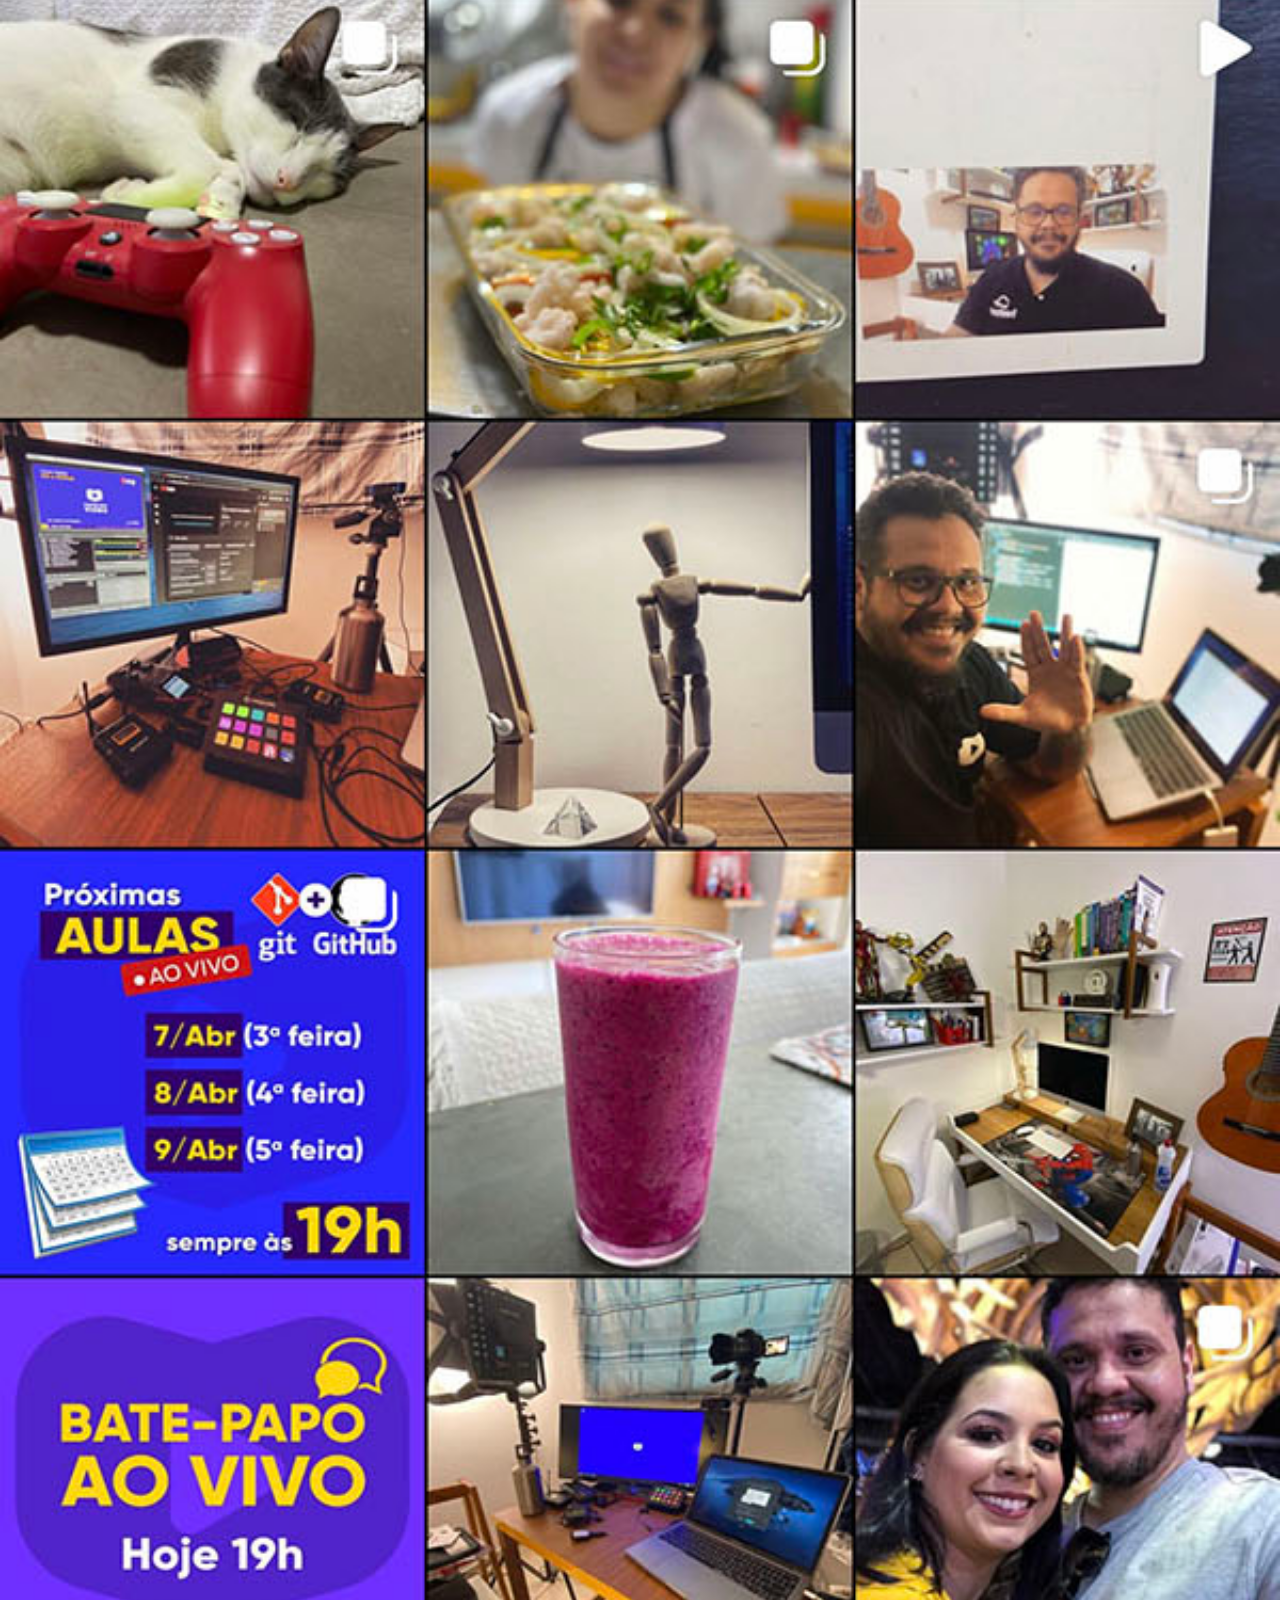
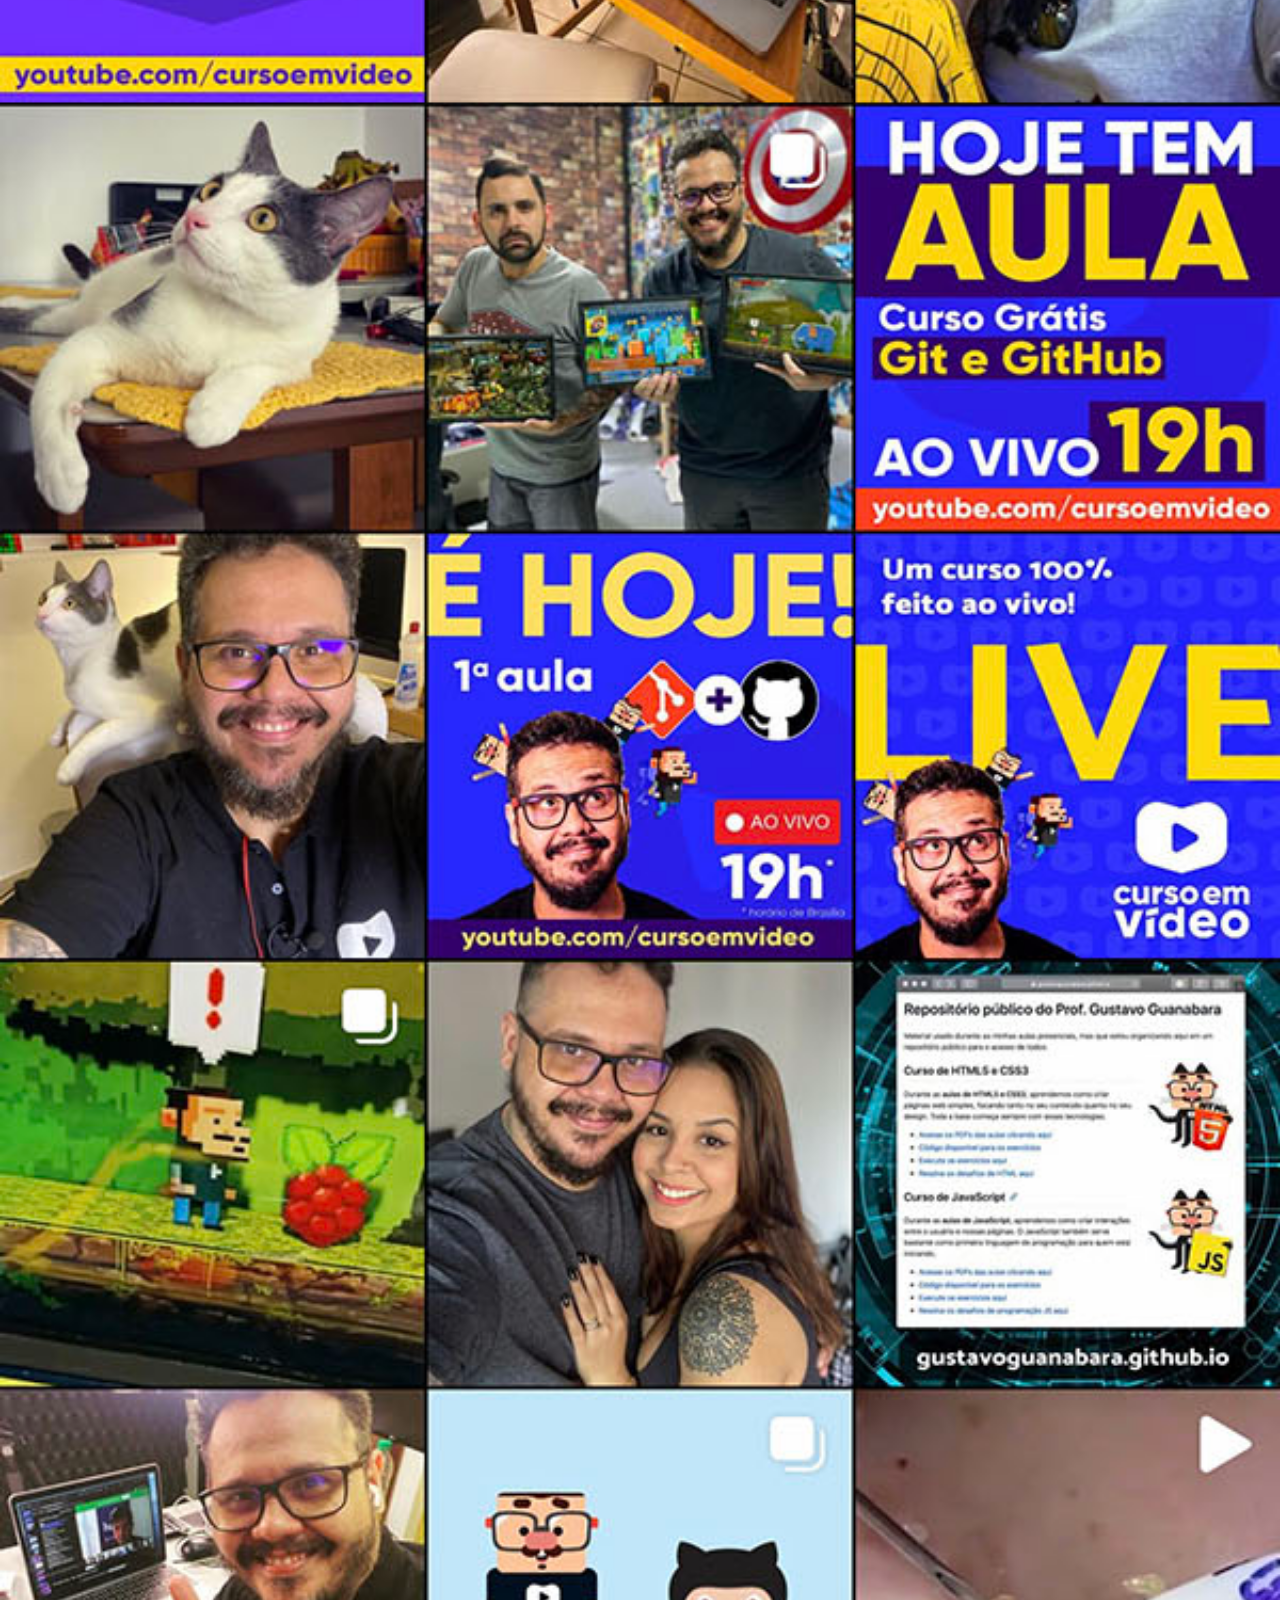
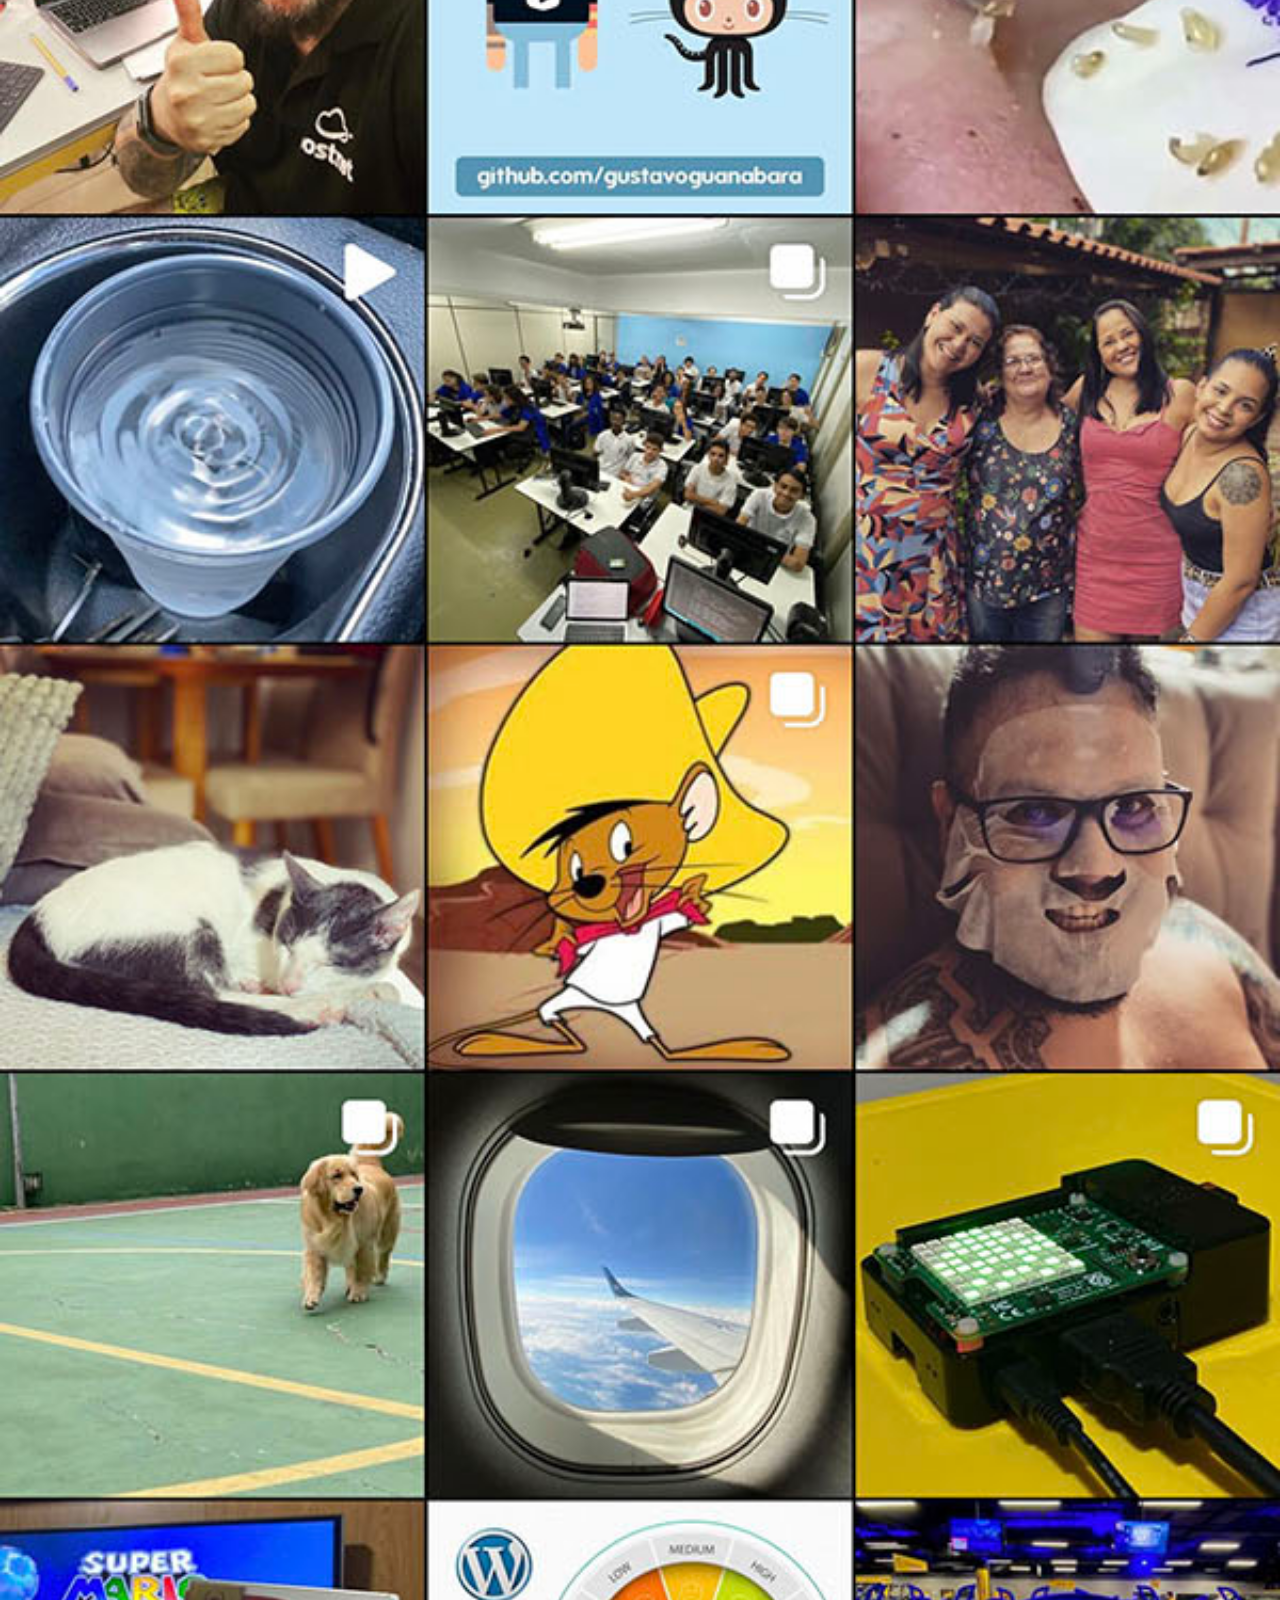
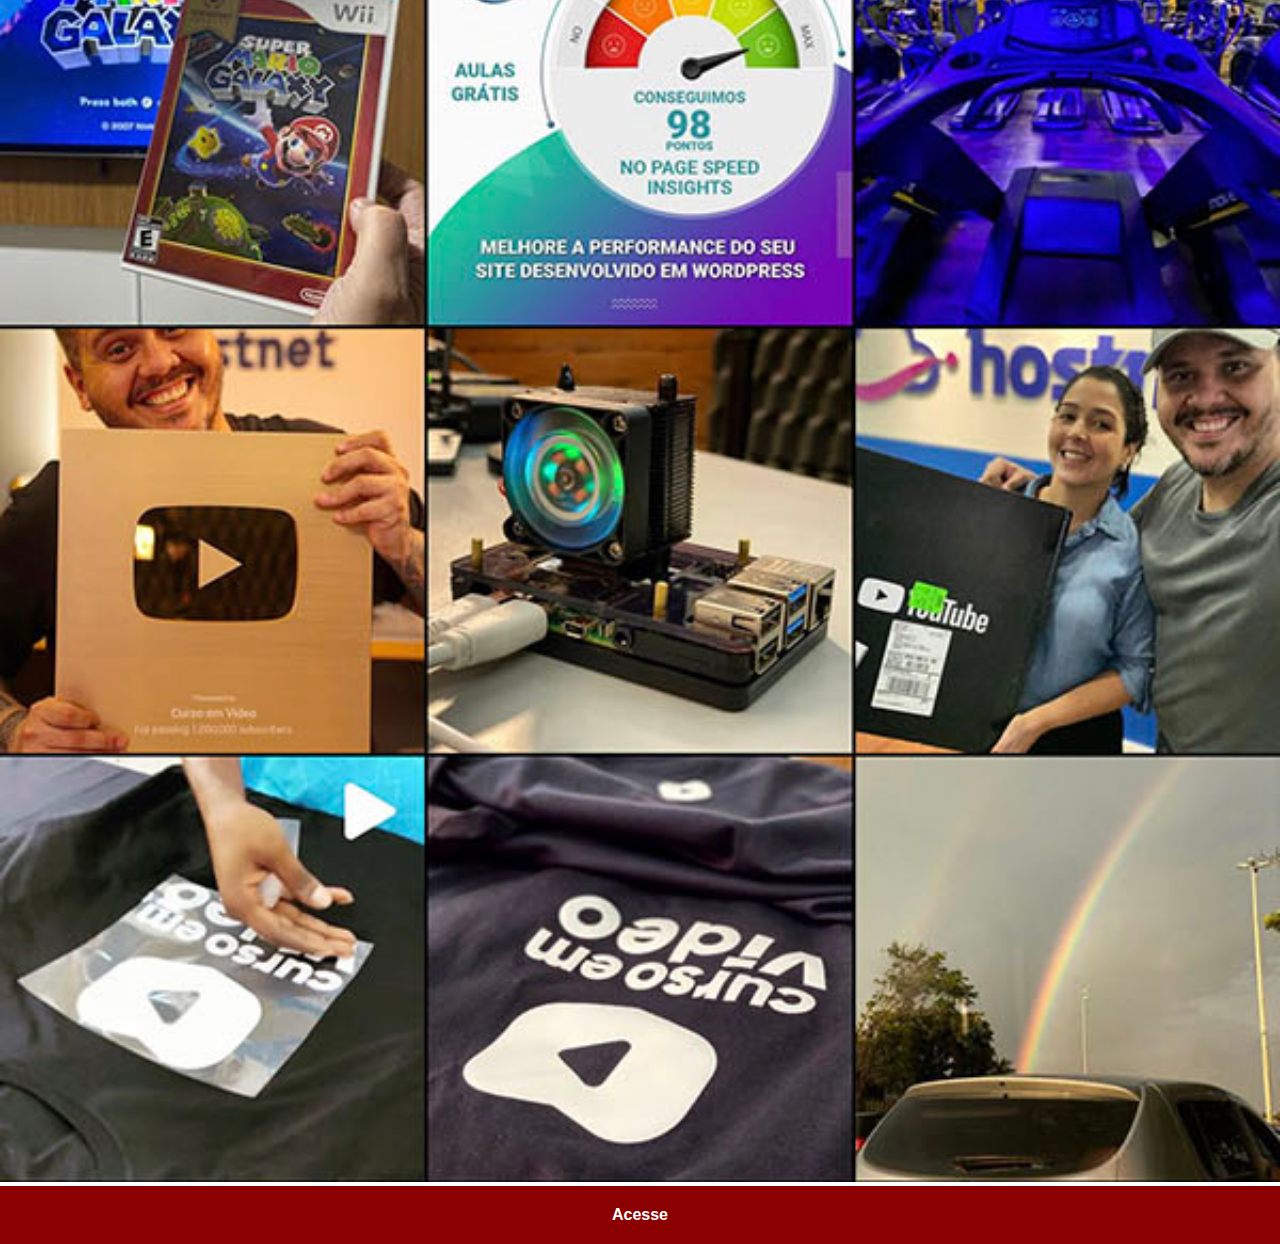
<file: instagram.html>
<!DOCTYPE html>
<html lang="pt-br">
<head>
    <meta charset="UTF-8">
    <meta name="viewport" content="width=device-width, initial-scale=1.0">
    <title>.:: Instagram ::.</title>
    <link rel="stylesheet" href="estilos/social.css">
</head>
<body>
    <img src="pacote-d013/imagens/tela-instagram.jpg" alt="Instagram">
    <a href="https://www.instagram.com/gustavoguanabara/" target="_blank"> Acesse</a>
</body>
</html>
</file>
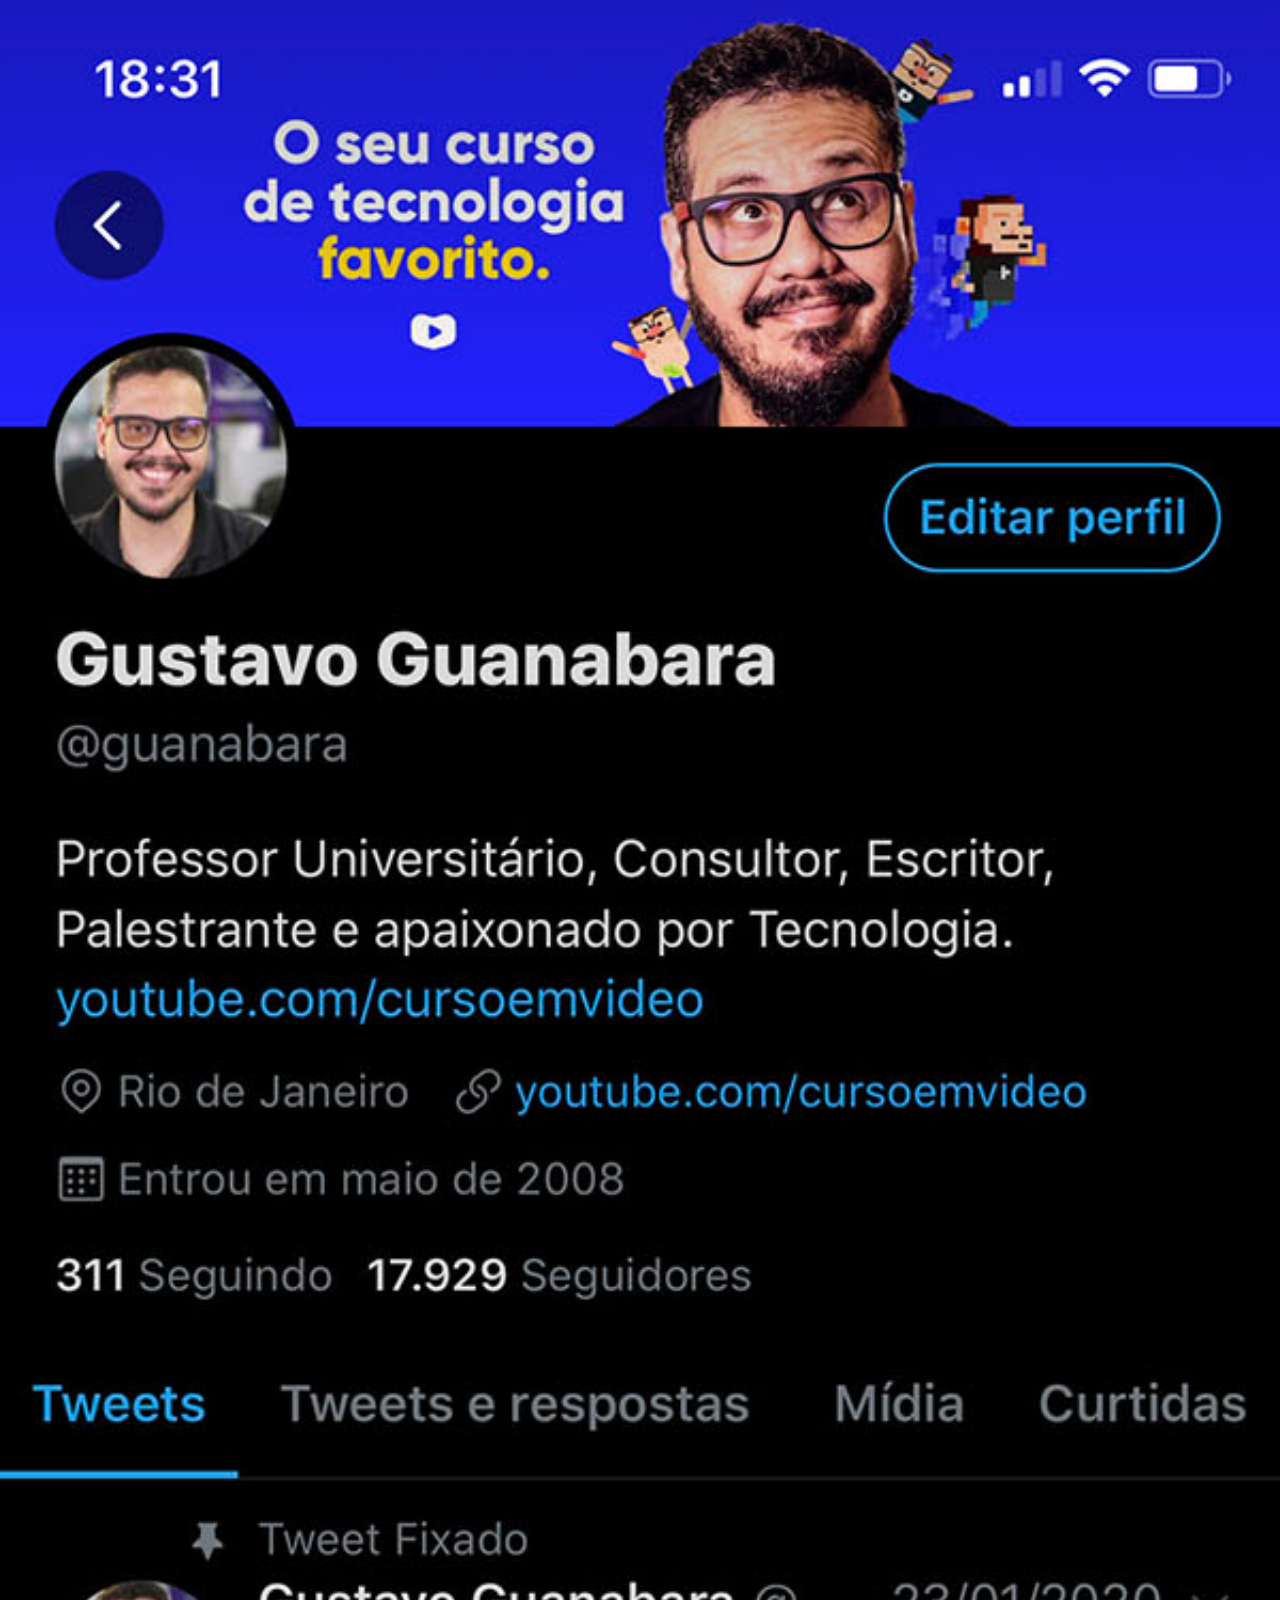
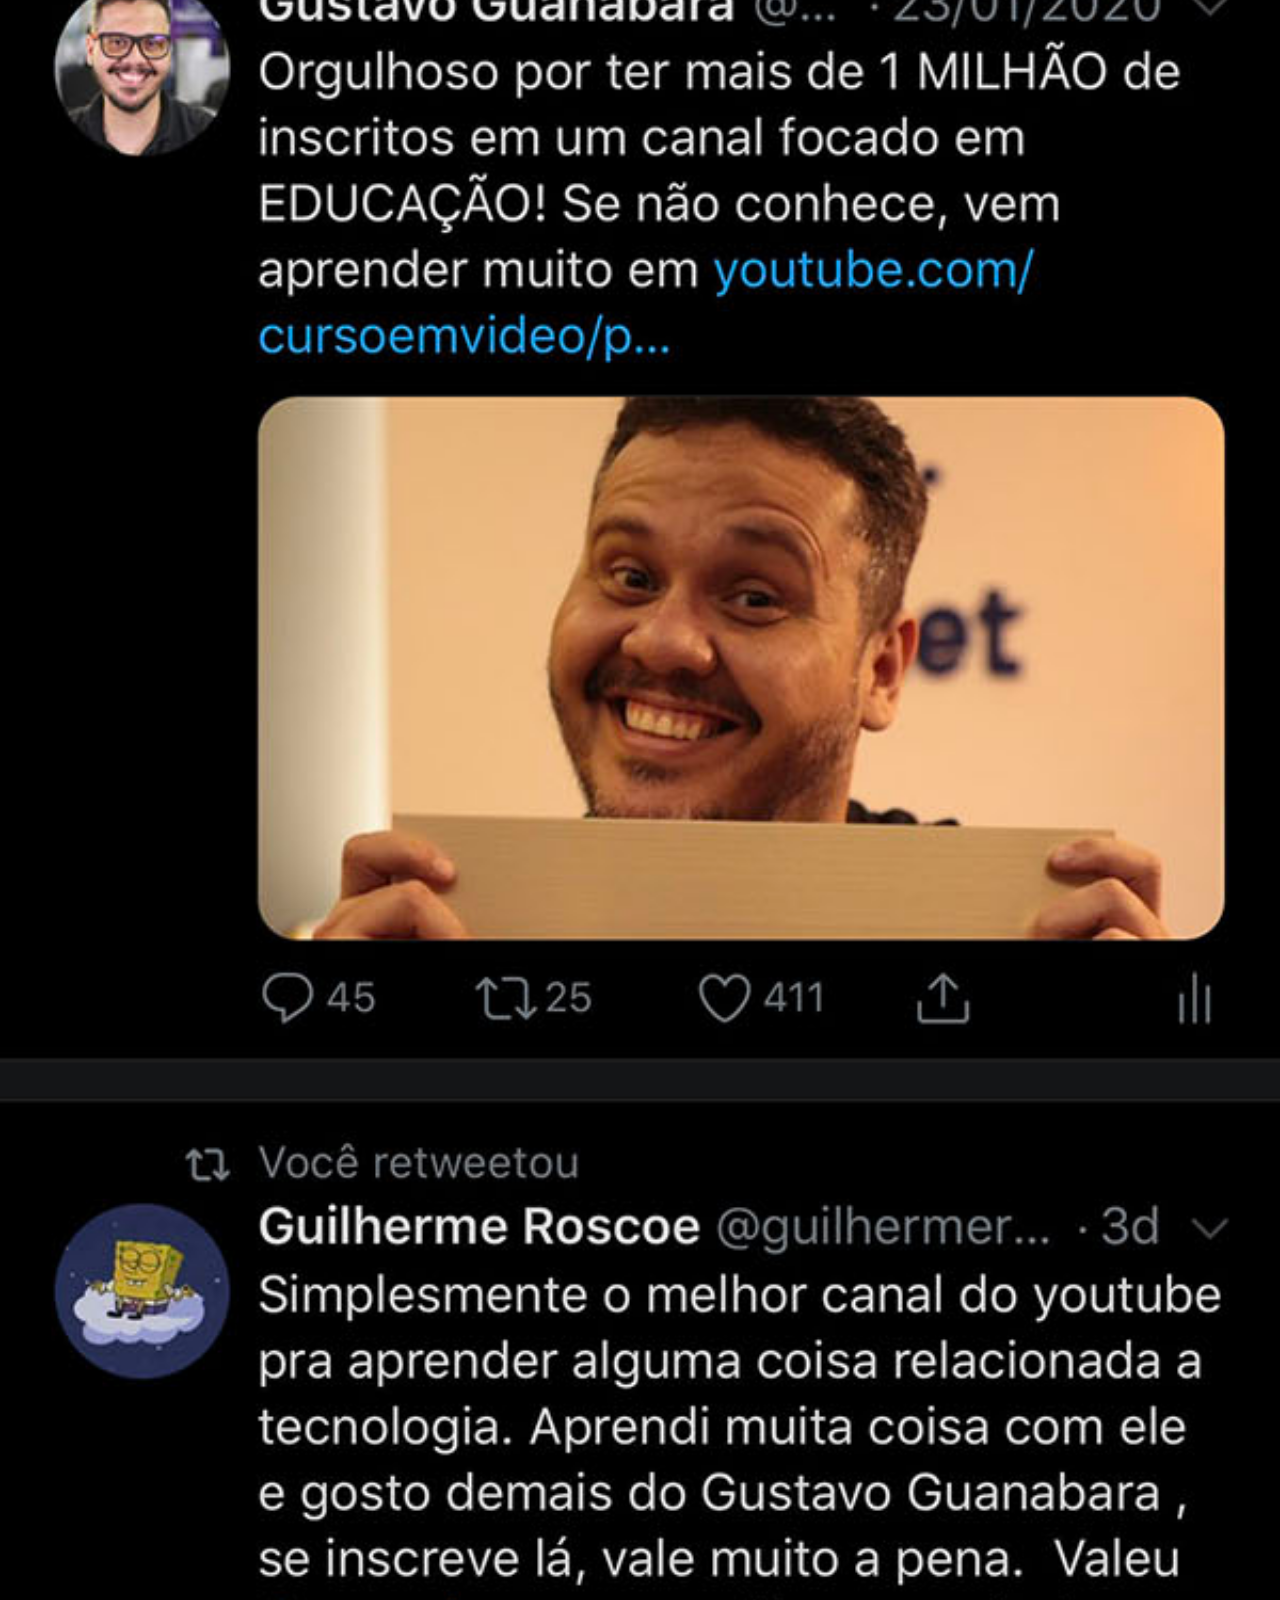
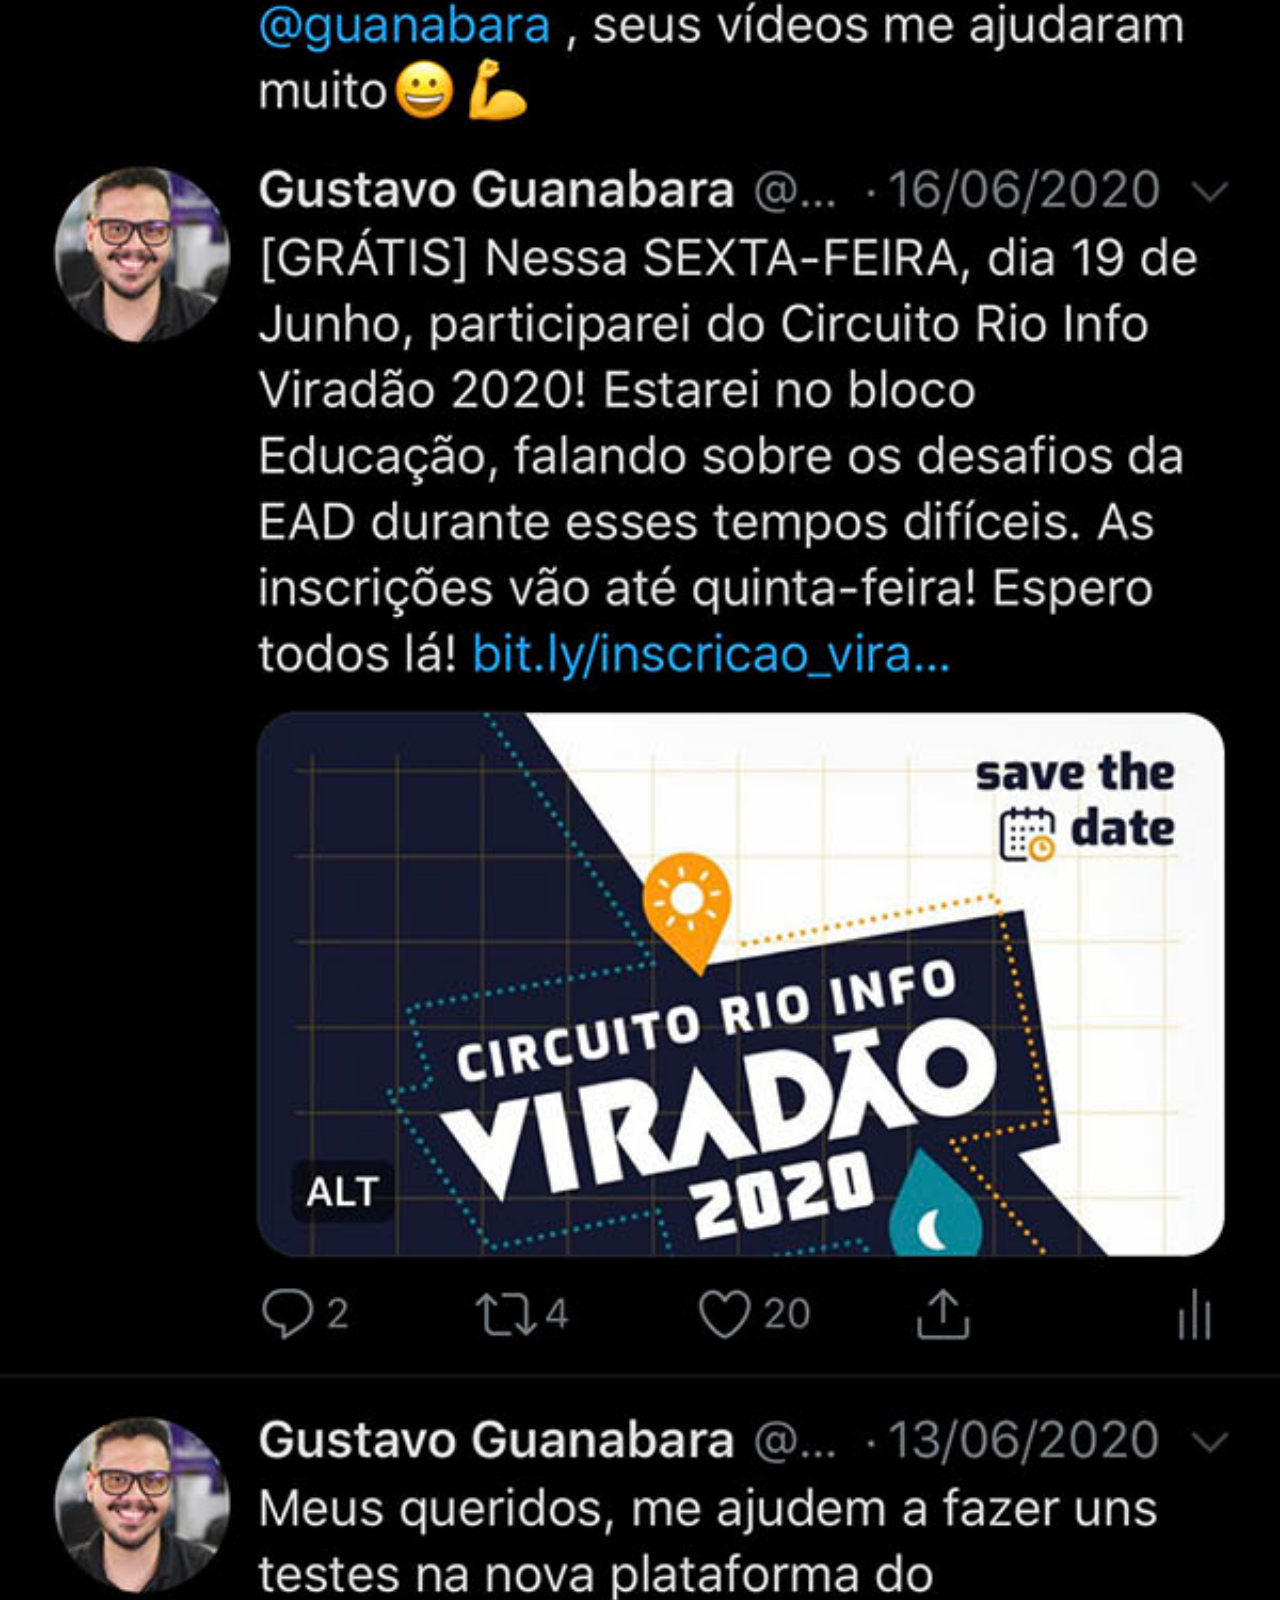
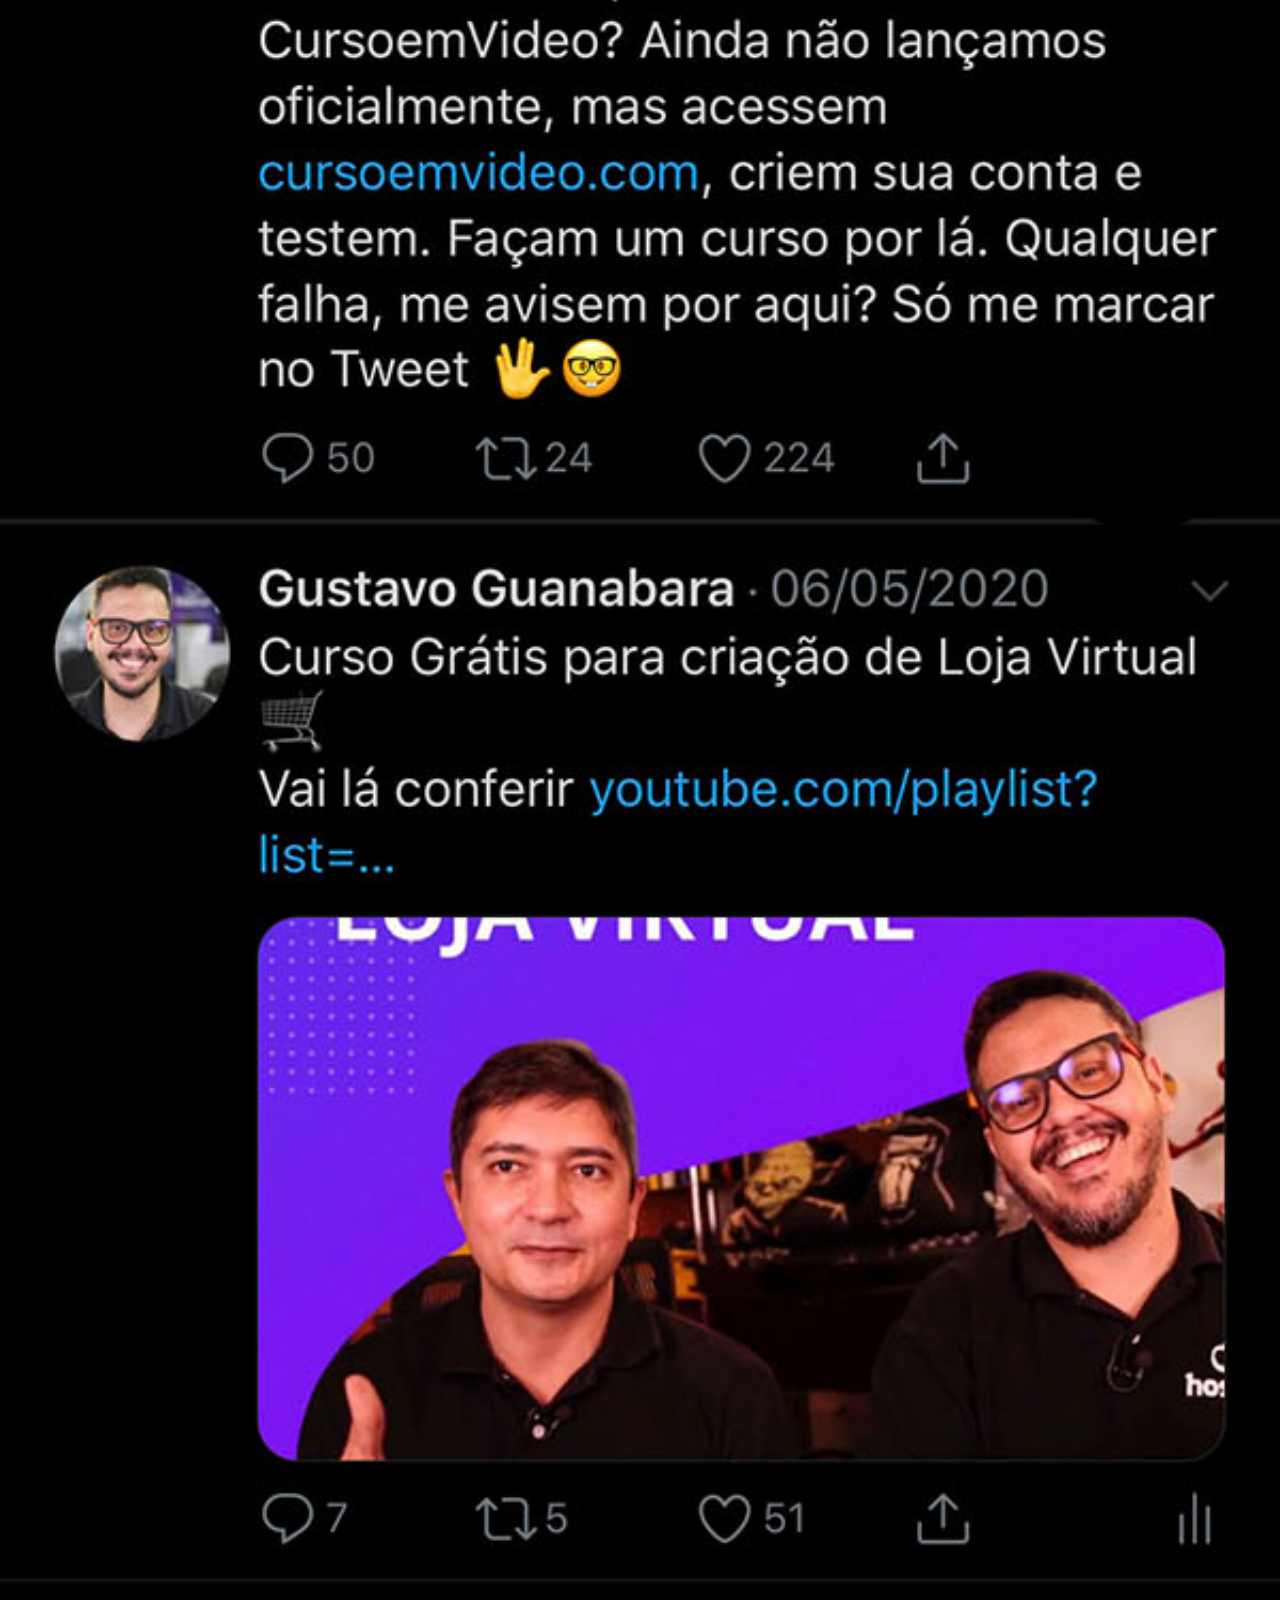
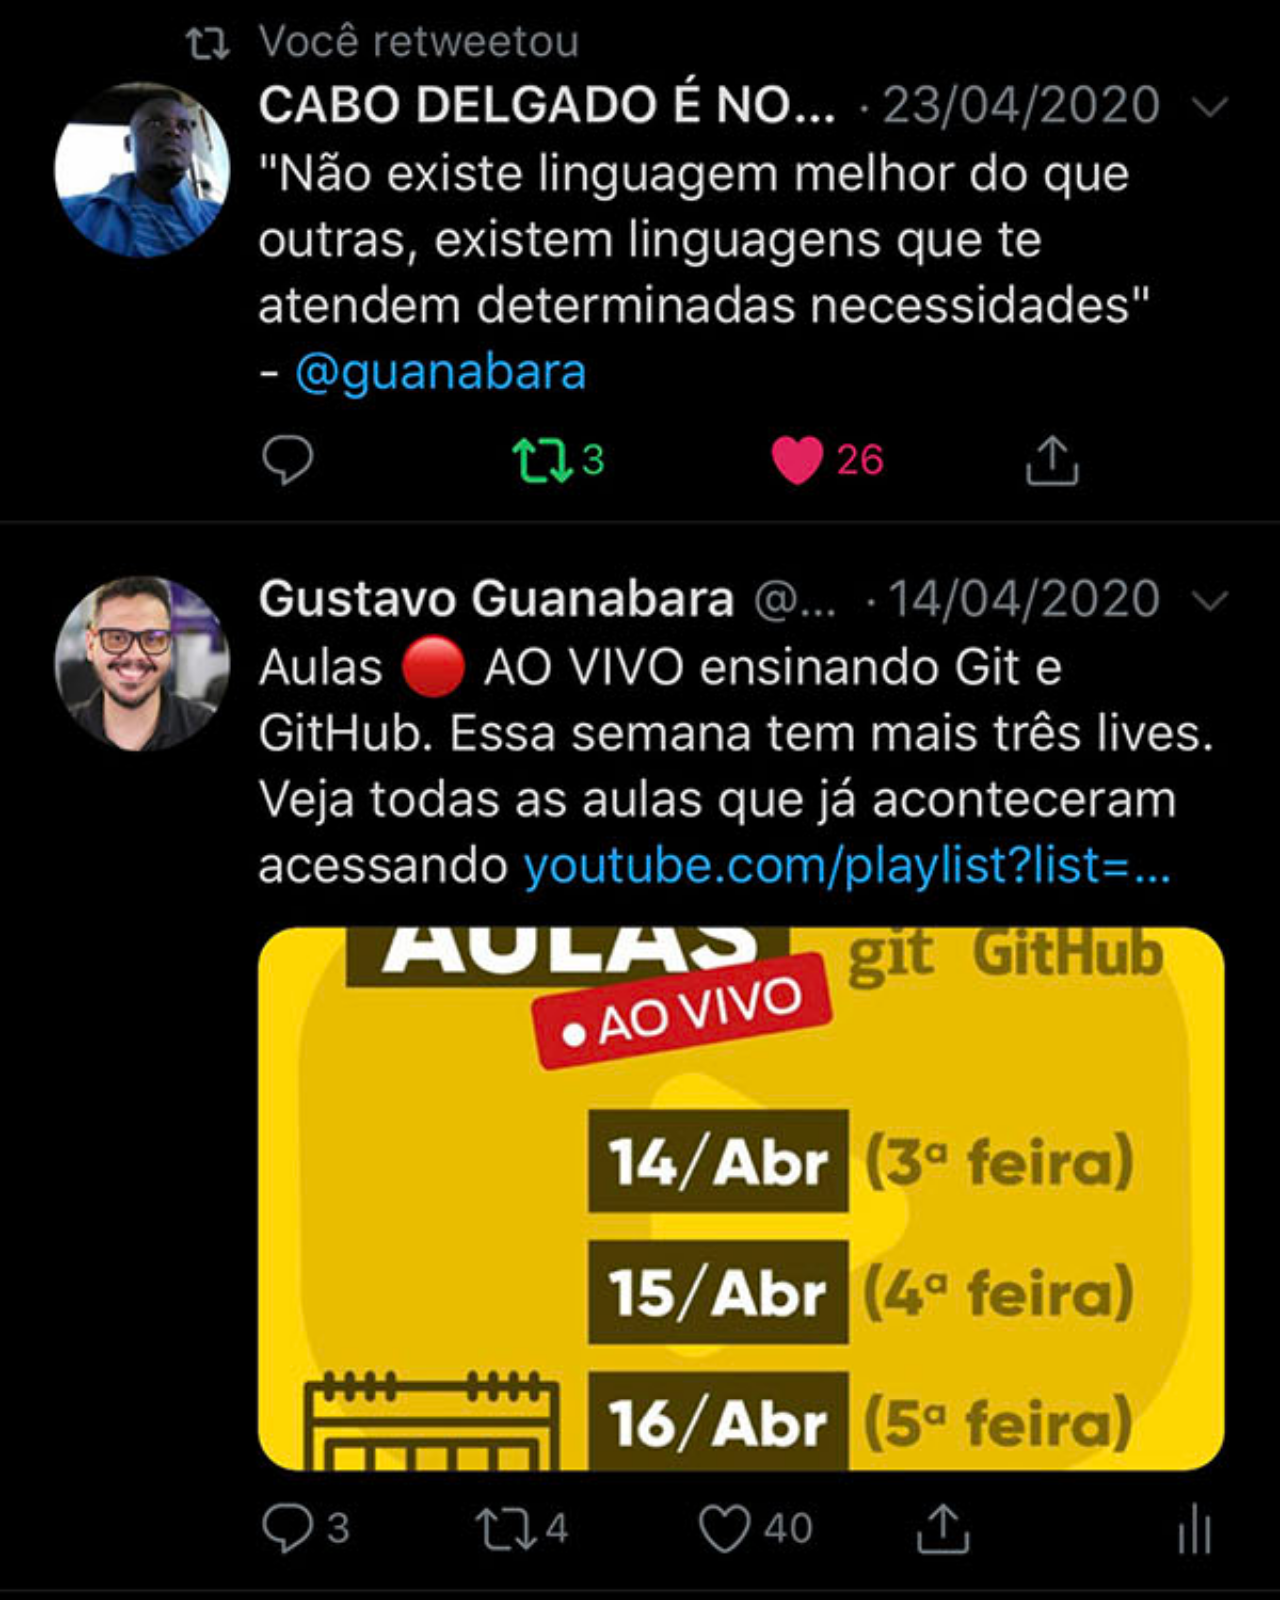
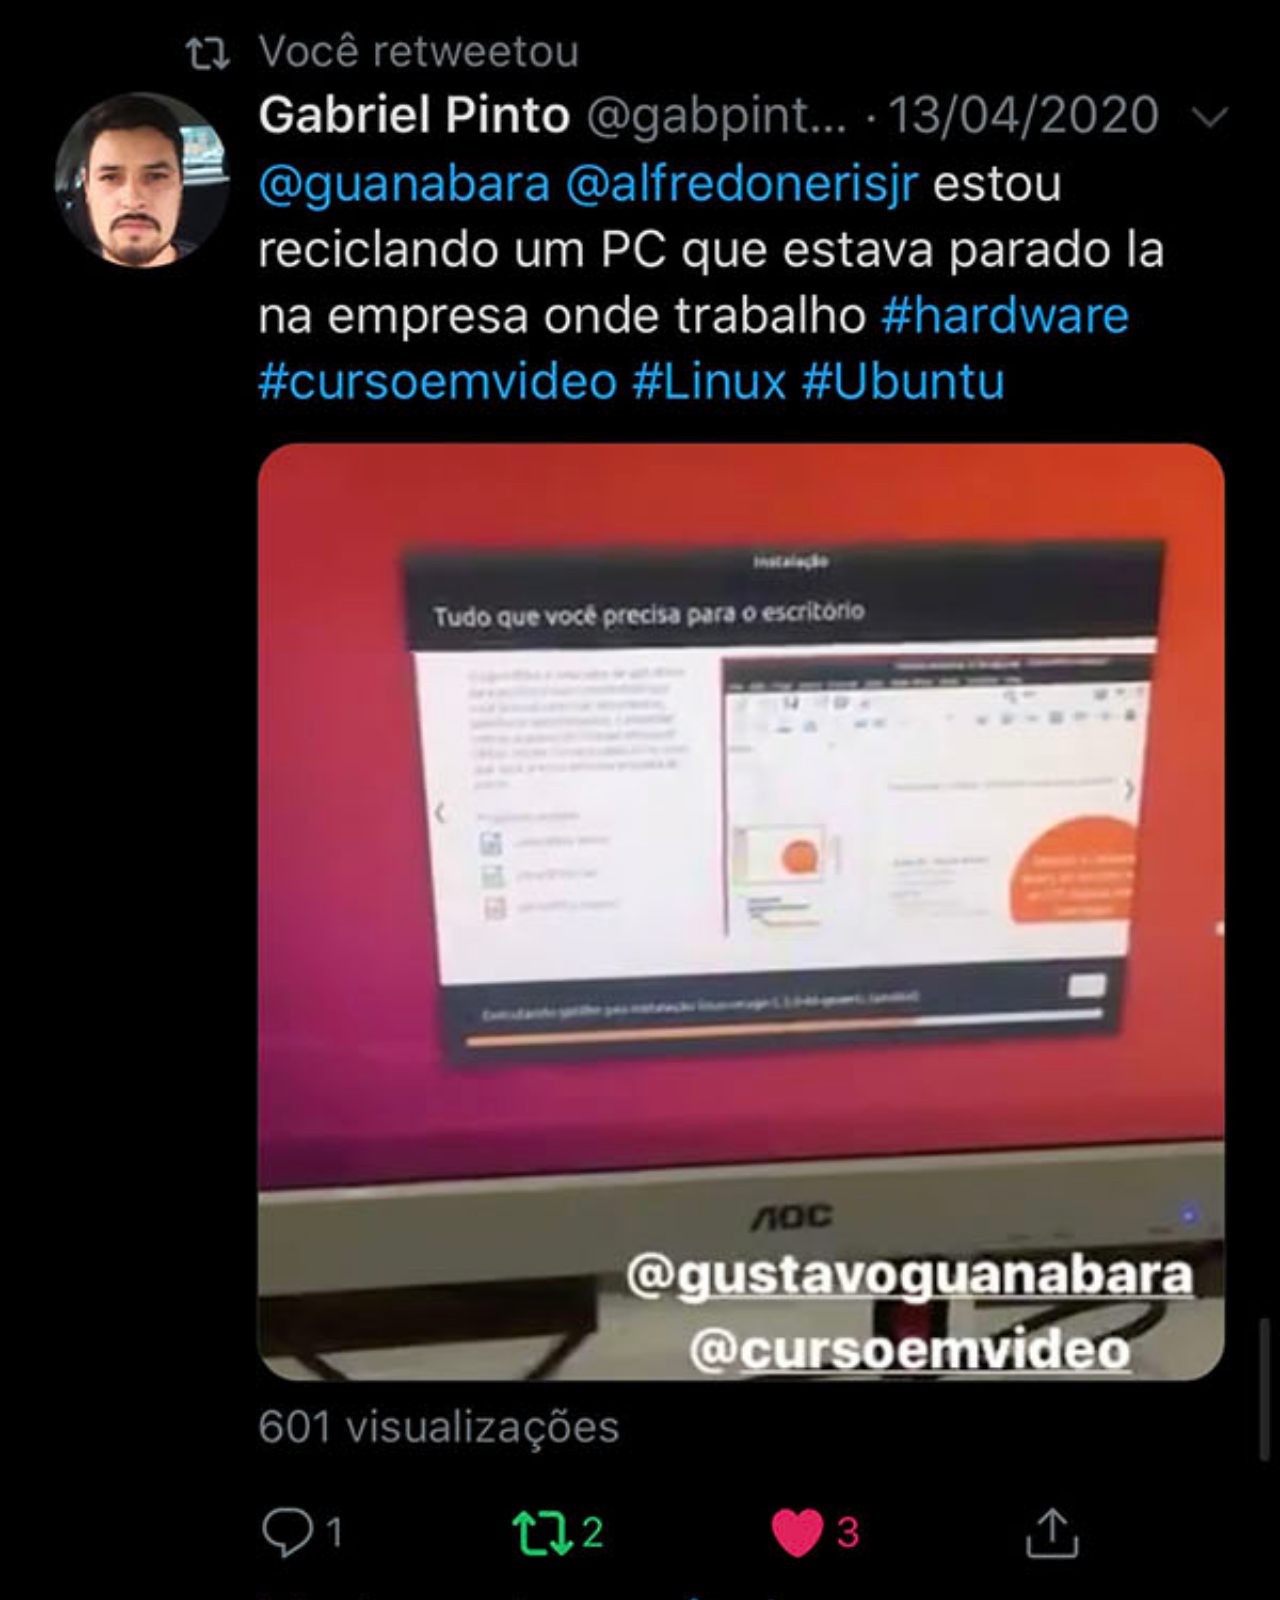
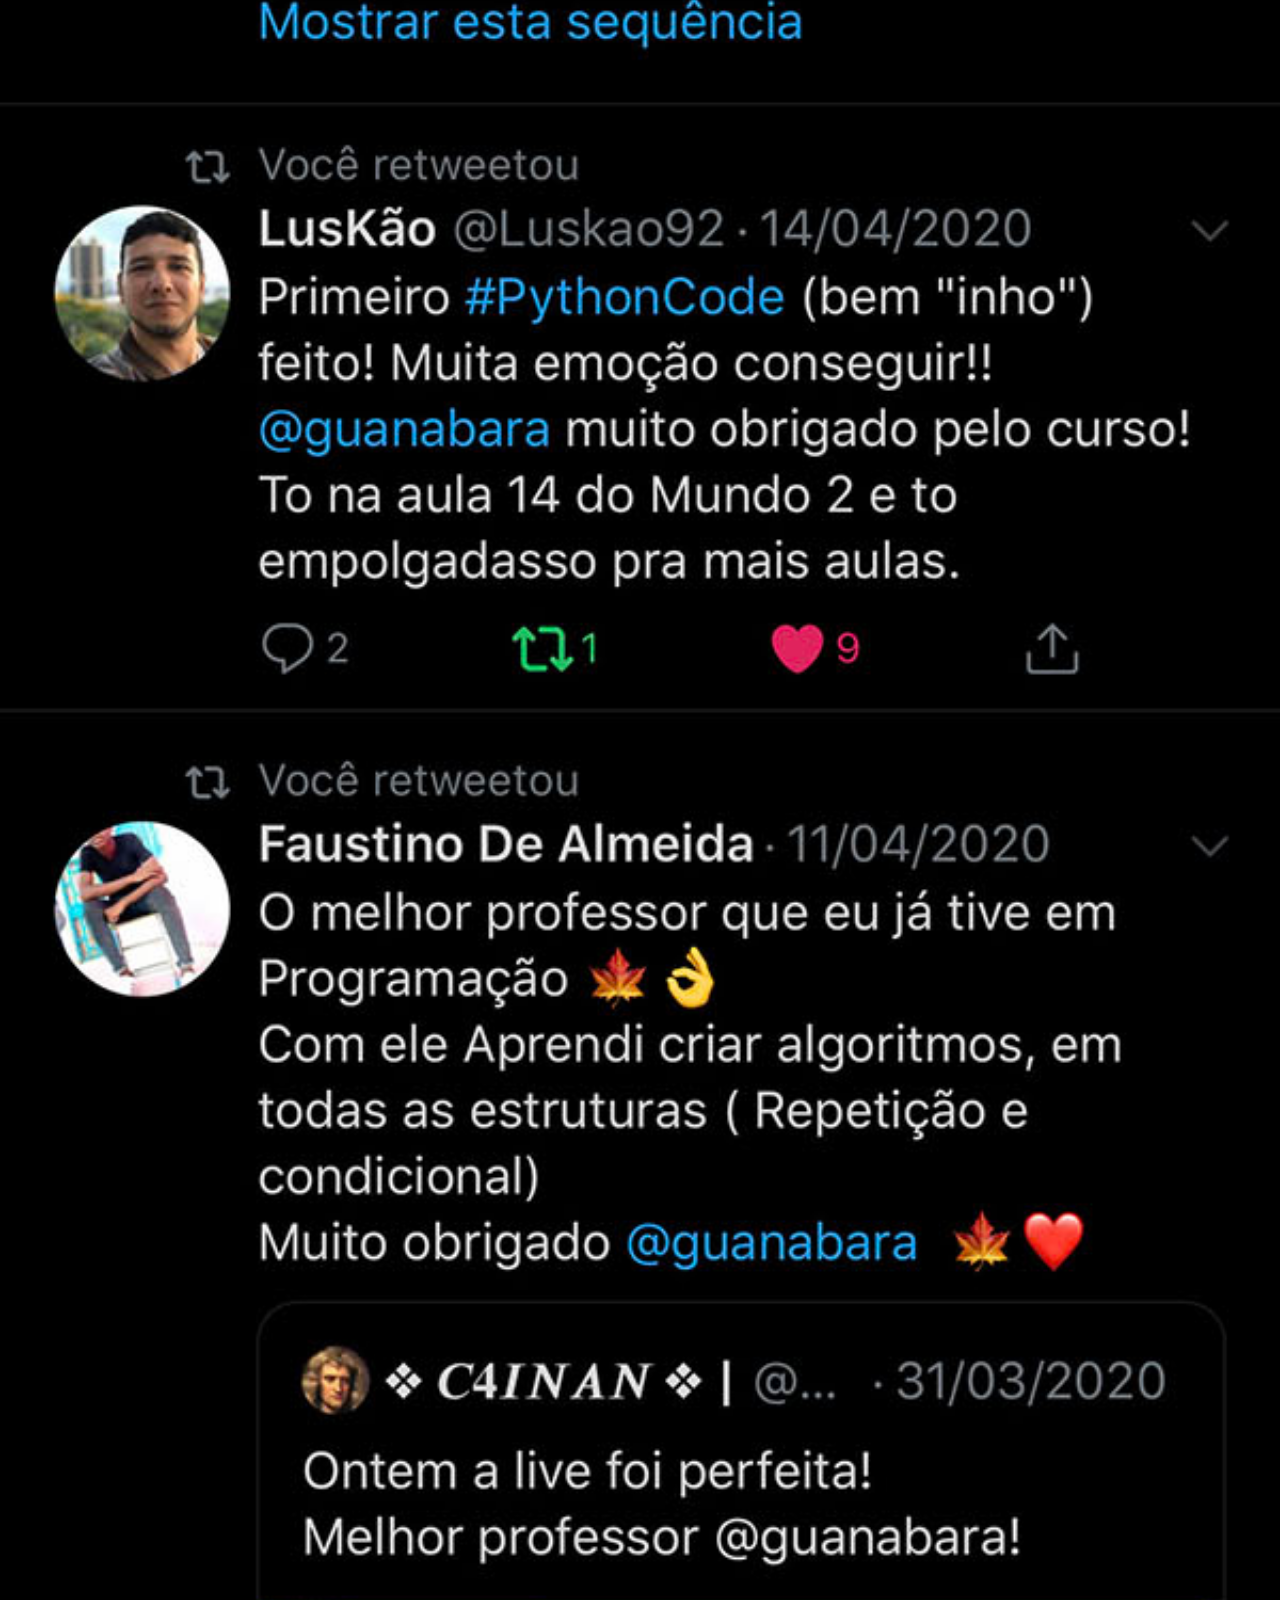
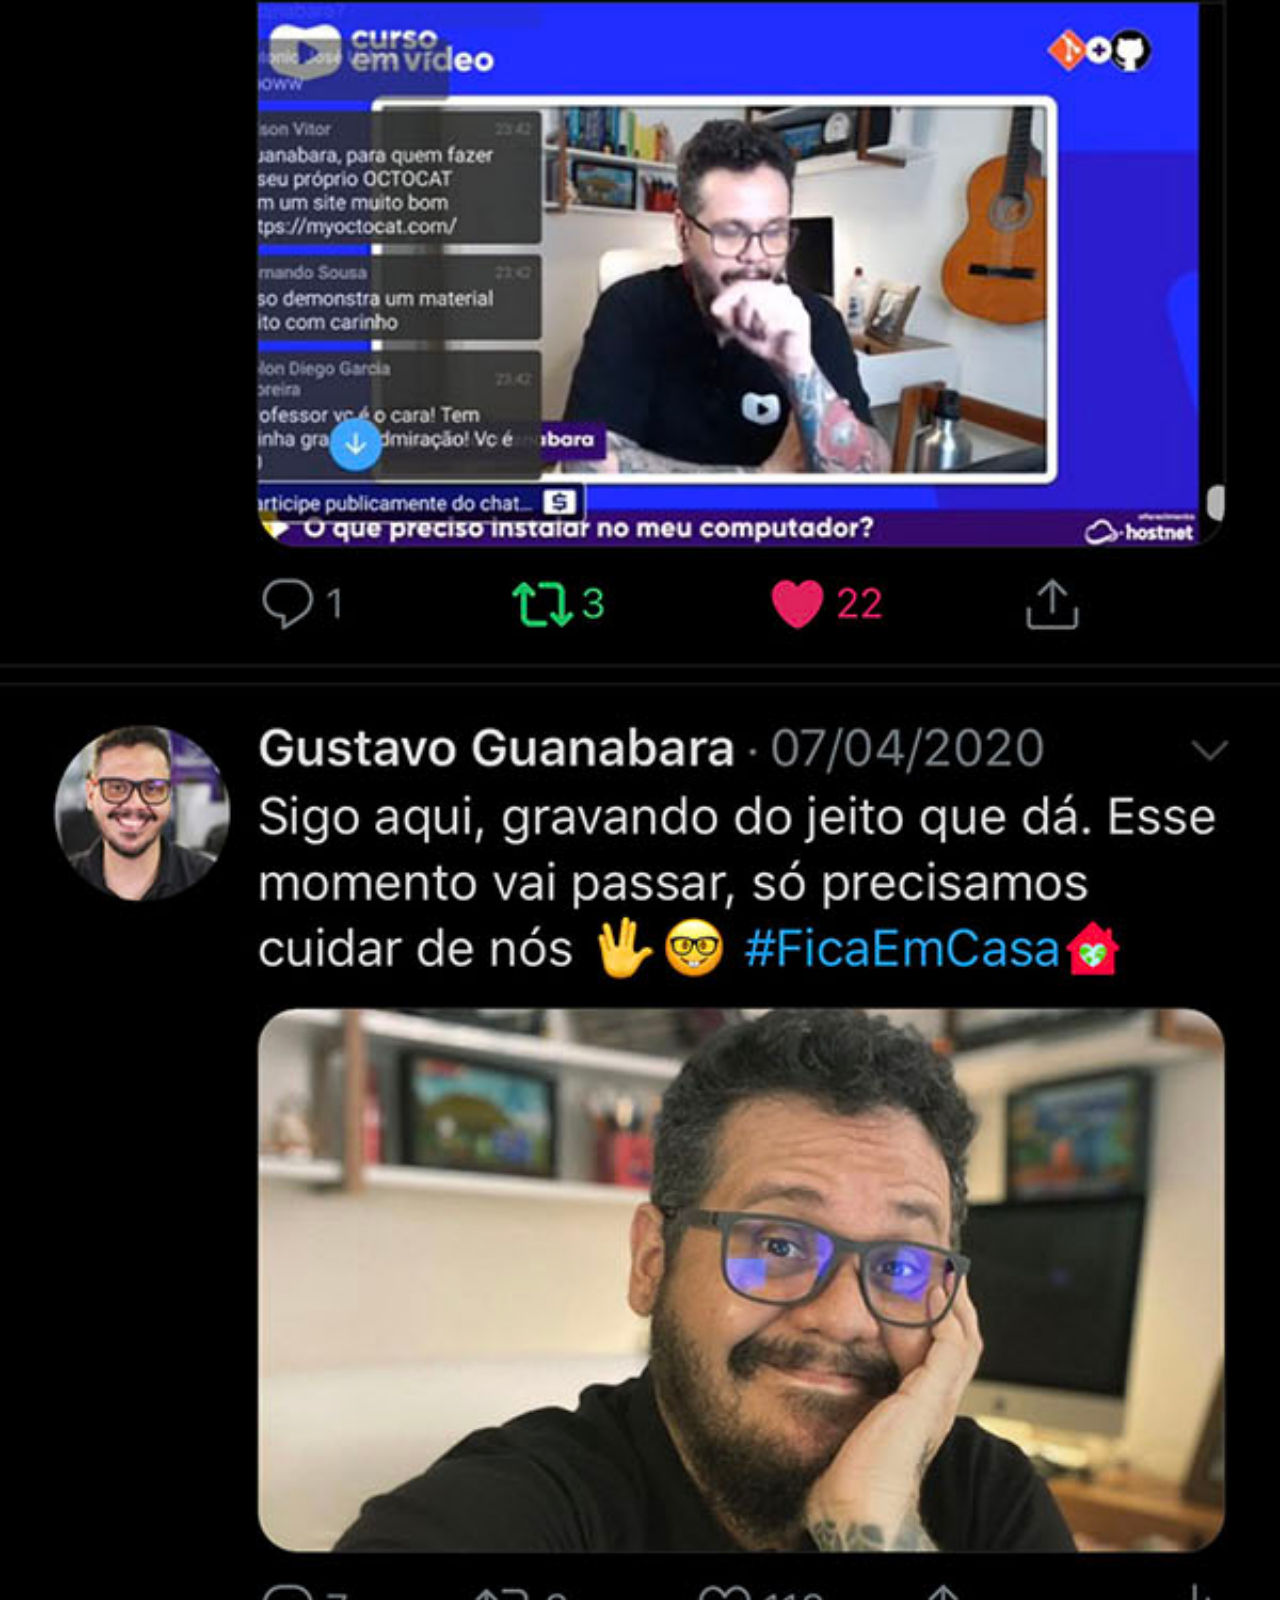
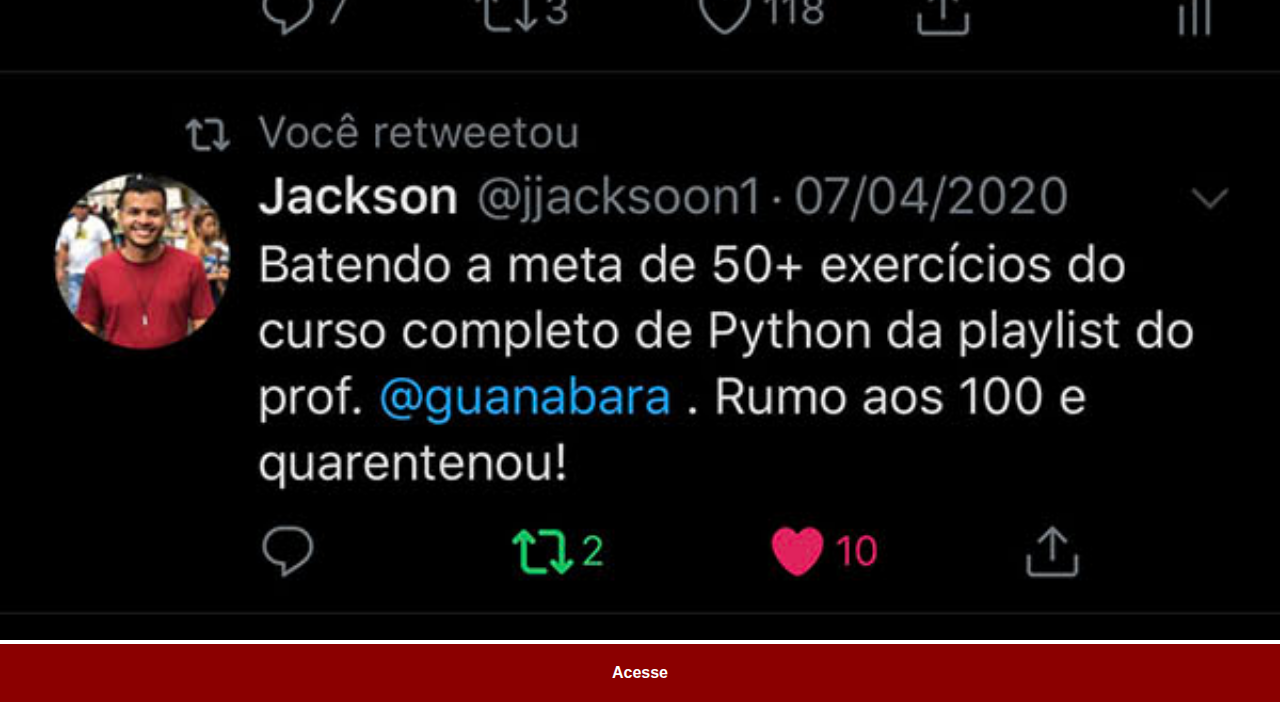
<file: twitter.html>
<!DOCTYPE html>
<html lang="pt-br">
<head>
    <meta charset="UTF-8">
    <meta name="viewport" content="width=device-width, initial-scale=1.0">
    <title>.:: Twitter ::.</title>
    <link rel="stylesheet" href="estilos/social.css">
</head>
<body>
    <img src="pacote-d013/imagens/tela-twitter.jpg" alt="Twitter">
    <a href="https://twitter.com/guanabara" target="_blank"> Acesse </a>
</body>
</html>
</file>
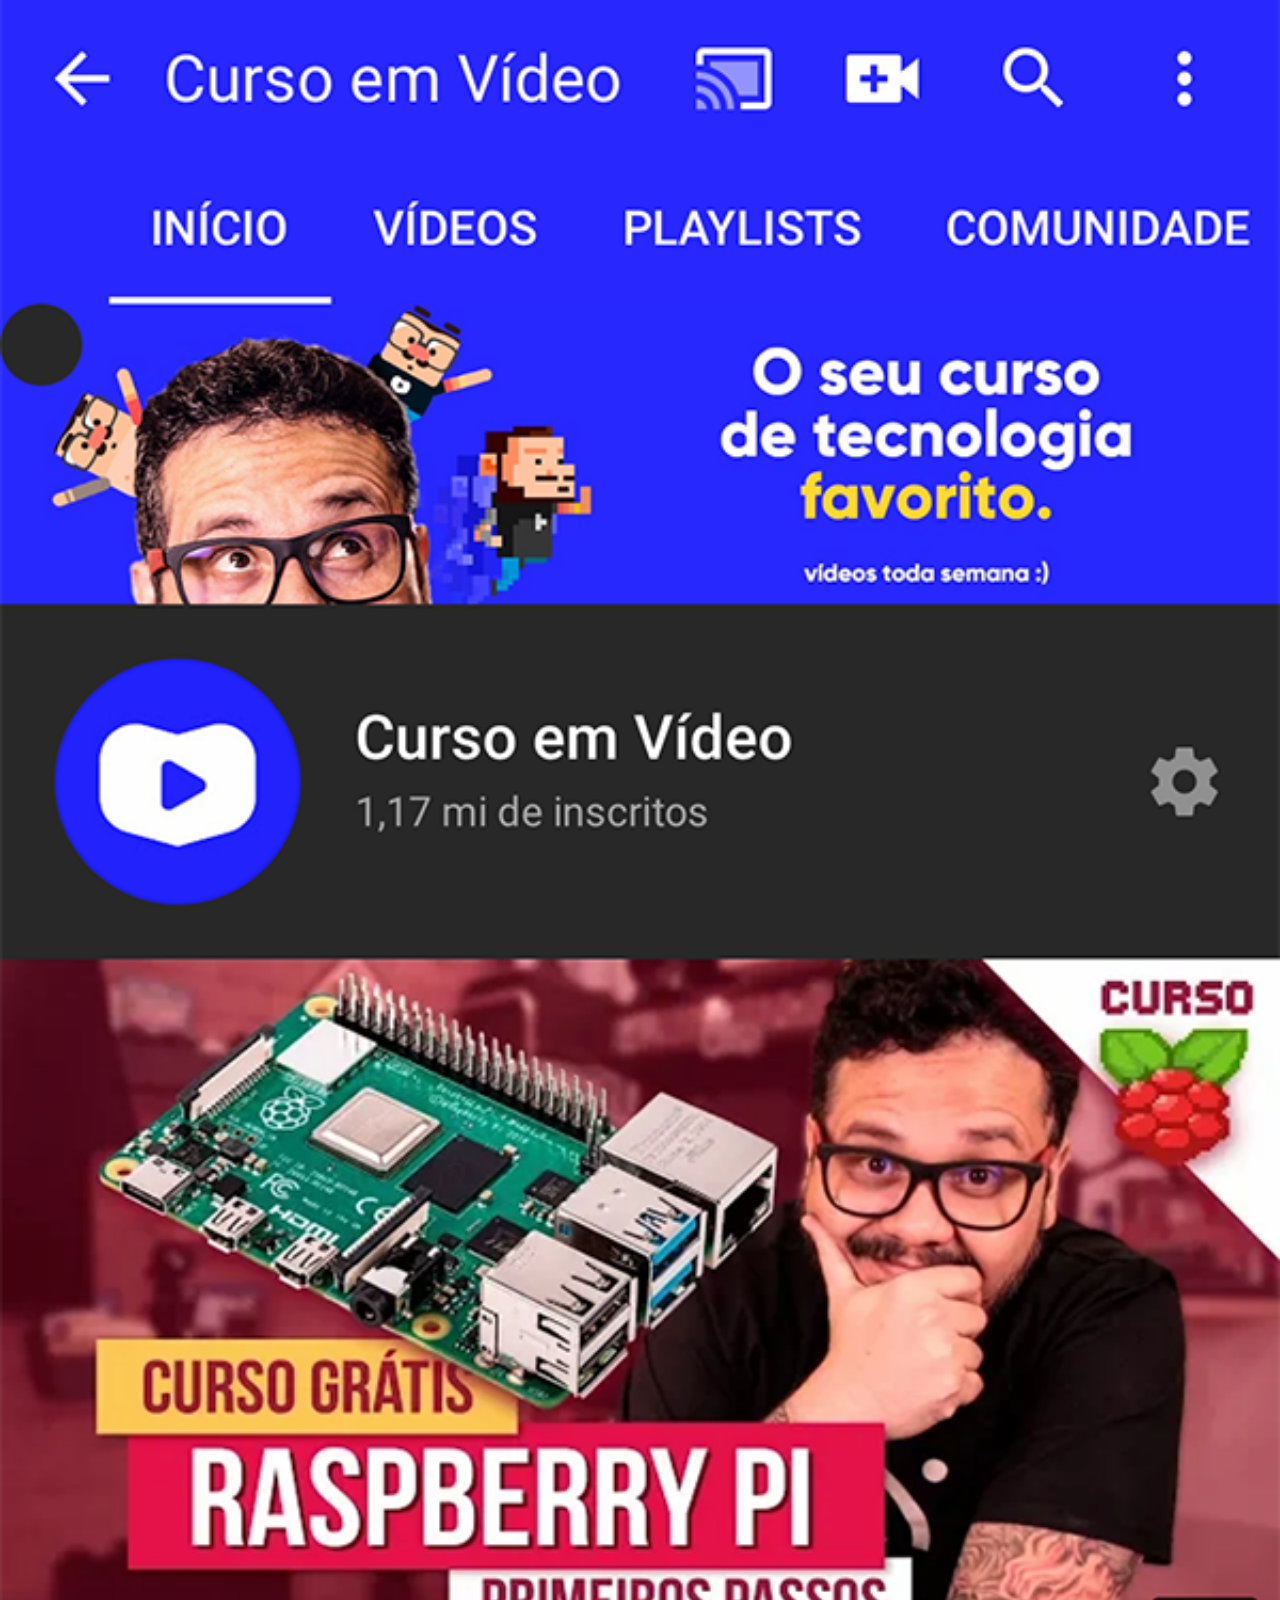
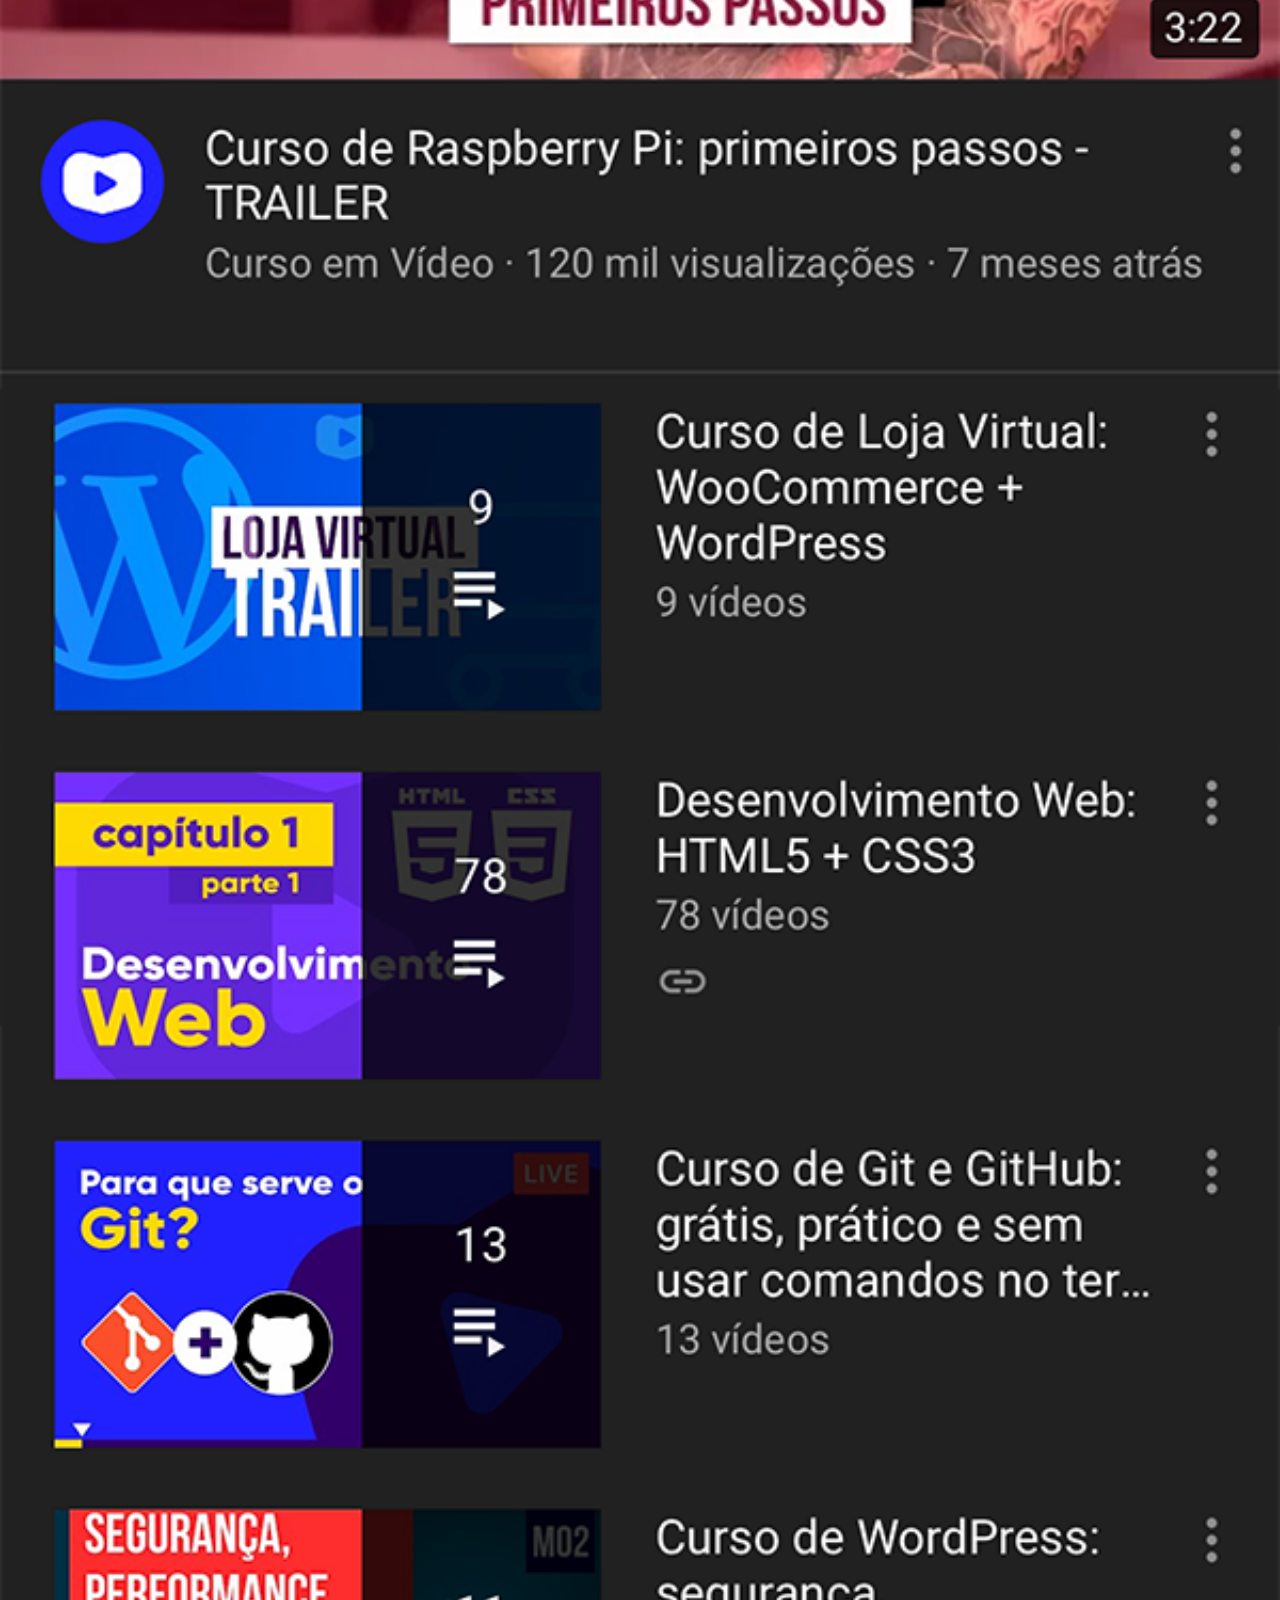
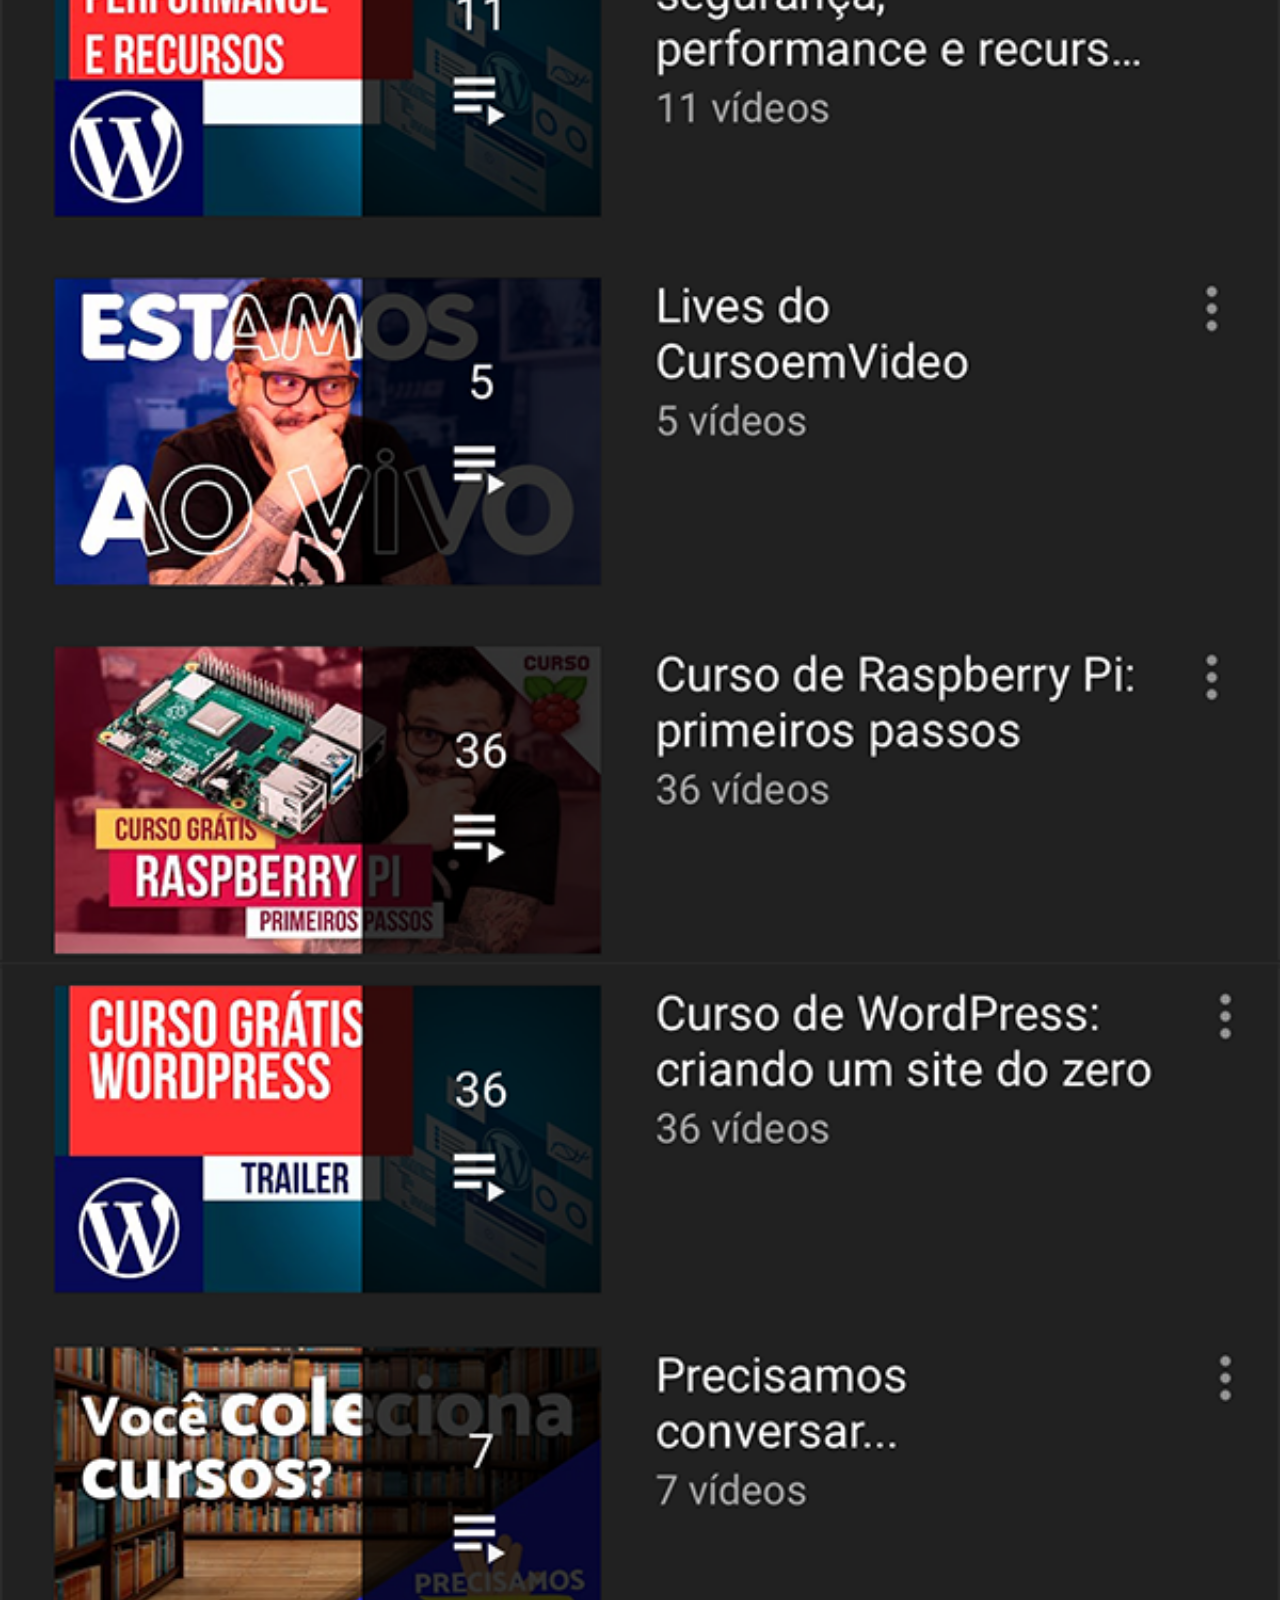
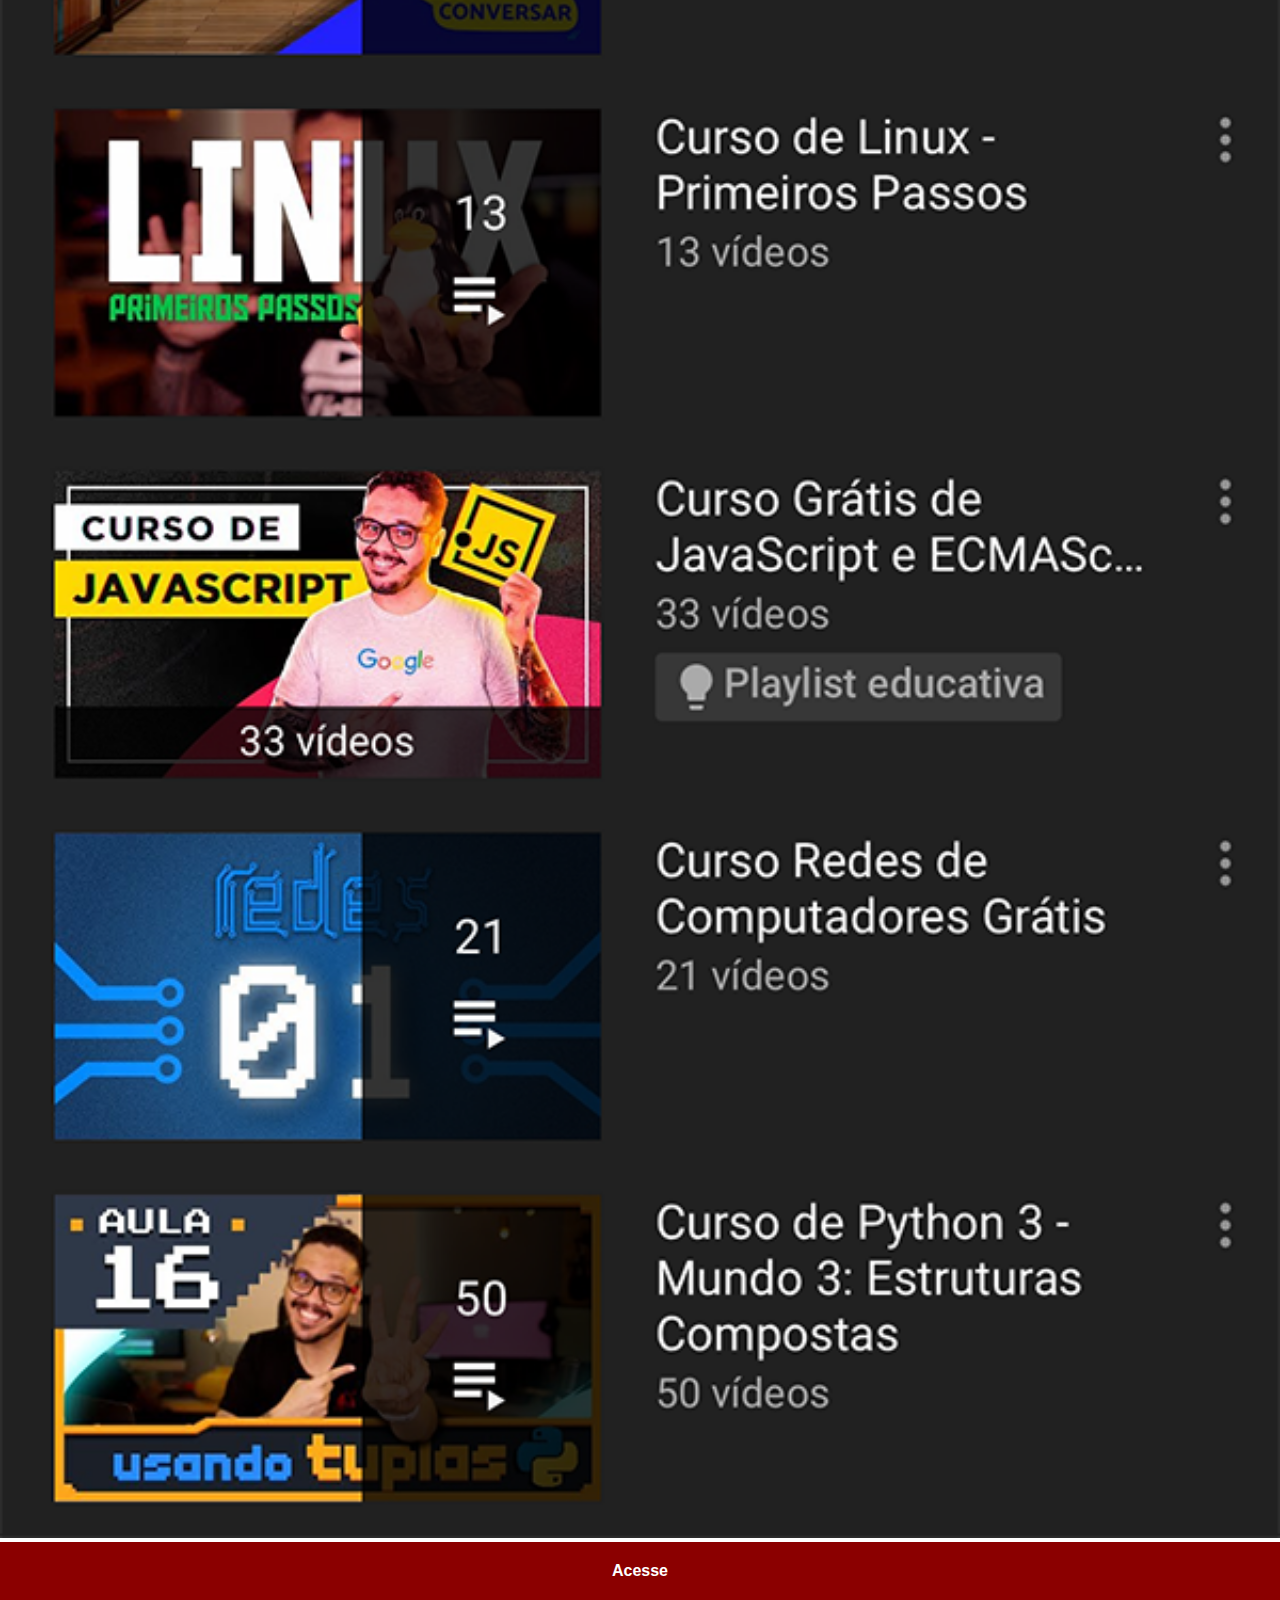
<file: youtube.html>
<!DOCTYPE html>
<html lang="pt-br">
<head>
    <meta charset="UTF-8">
    <meta name="viewport" content="width=device-width, initial-scale=1.0">
    <title>.:: YouTube ::.</title>
    <link rel="stylesheet" href="estilos/social.css">
</head>
<body>
    <img src="pacote-d013/imagens/tela-youtube.png" alt="YouTube">
    <a href="https://www.youtube.com/@CursoemVideo" target="_blank"> Acesse</a>
</body>
</html>
</file>
<file: estilos/styles.css>
@charset "UTF-8";

* {
    margin: 0px;
    padding: 0px;
    font-family: Arial, Helvetica, sans-serif;
}
html, body {
    height: 100vh;
    width: 100vw;
}
body {
    background-image: url(../pacote-d013/imagens/fundo-madeira.jpg);
    background-repeat: no-repeat;
    background-position: top center;
    background-size: cover;
    background-attachment: fixed;
}
main {
    height: 100vh;
    position: relative;
}
#telefone { 
    background-image: url(../pacote-d013/imagens/frame-iphone.png);
    height: 627px;
    width: 311px;
    position: absolute;
    top: 50%;
    left: 50%;
    transform: translate(-50%, -50%);
}
#tela {
    position: relative;
    top: 80.5px;
    left: 22px;
    height: 471px;
    width: 267px;
} 
#redes-sociais {
    text-align: right;
}
#redes-sociais img{
    width: 50px;
    margin: 10px;
    border-radius: 50%;
    box-shadow: 2px 2px 5px rgba(0, 0, 0, 0.226);
    box-sizing: border-box;
}
#redes-sociais img:hover {
    width: 60px;
    border: 2px solid white;
    transition-duration: 0.2s;
    box-shadow: 4px 4px 8px rgba(0, 0, 0, 0.304);
}
</file>
<file: estilos/social.css>
@charset "UTF-8";
* {
    margin: 0px;
    padding: 0px;
    font-family: Arial, Helvetica, sans-serif;
}
::-webkit-scrollbar {
    width: 0px;
    height: 0px;
}
img {
    width: 100vw;
}
a {
    display: block;
    background-color: darkred;
    padding: 20px;
    text-align: center;
    font-weight: bolder;
    text-decoration: none;
    color: white;
}
a:hover {
    box-shadow: 2px 2px 2px rgba(0, 0, 0, 0.36) inset;
    background-color: rgb(255, 84, 84);
    color: black;
    transition-duration: 0.2s;
}
</file>
